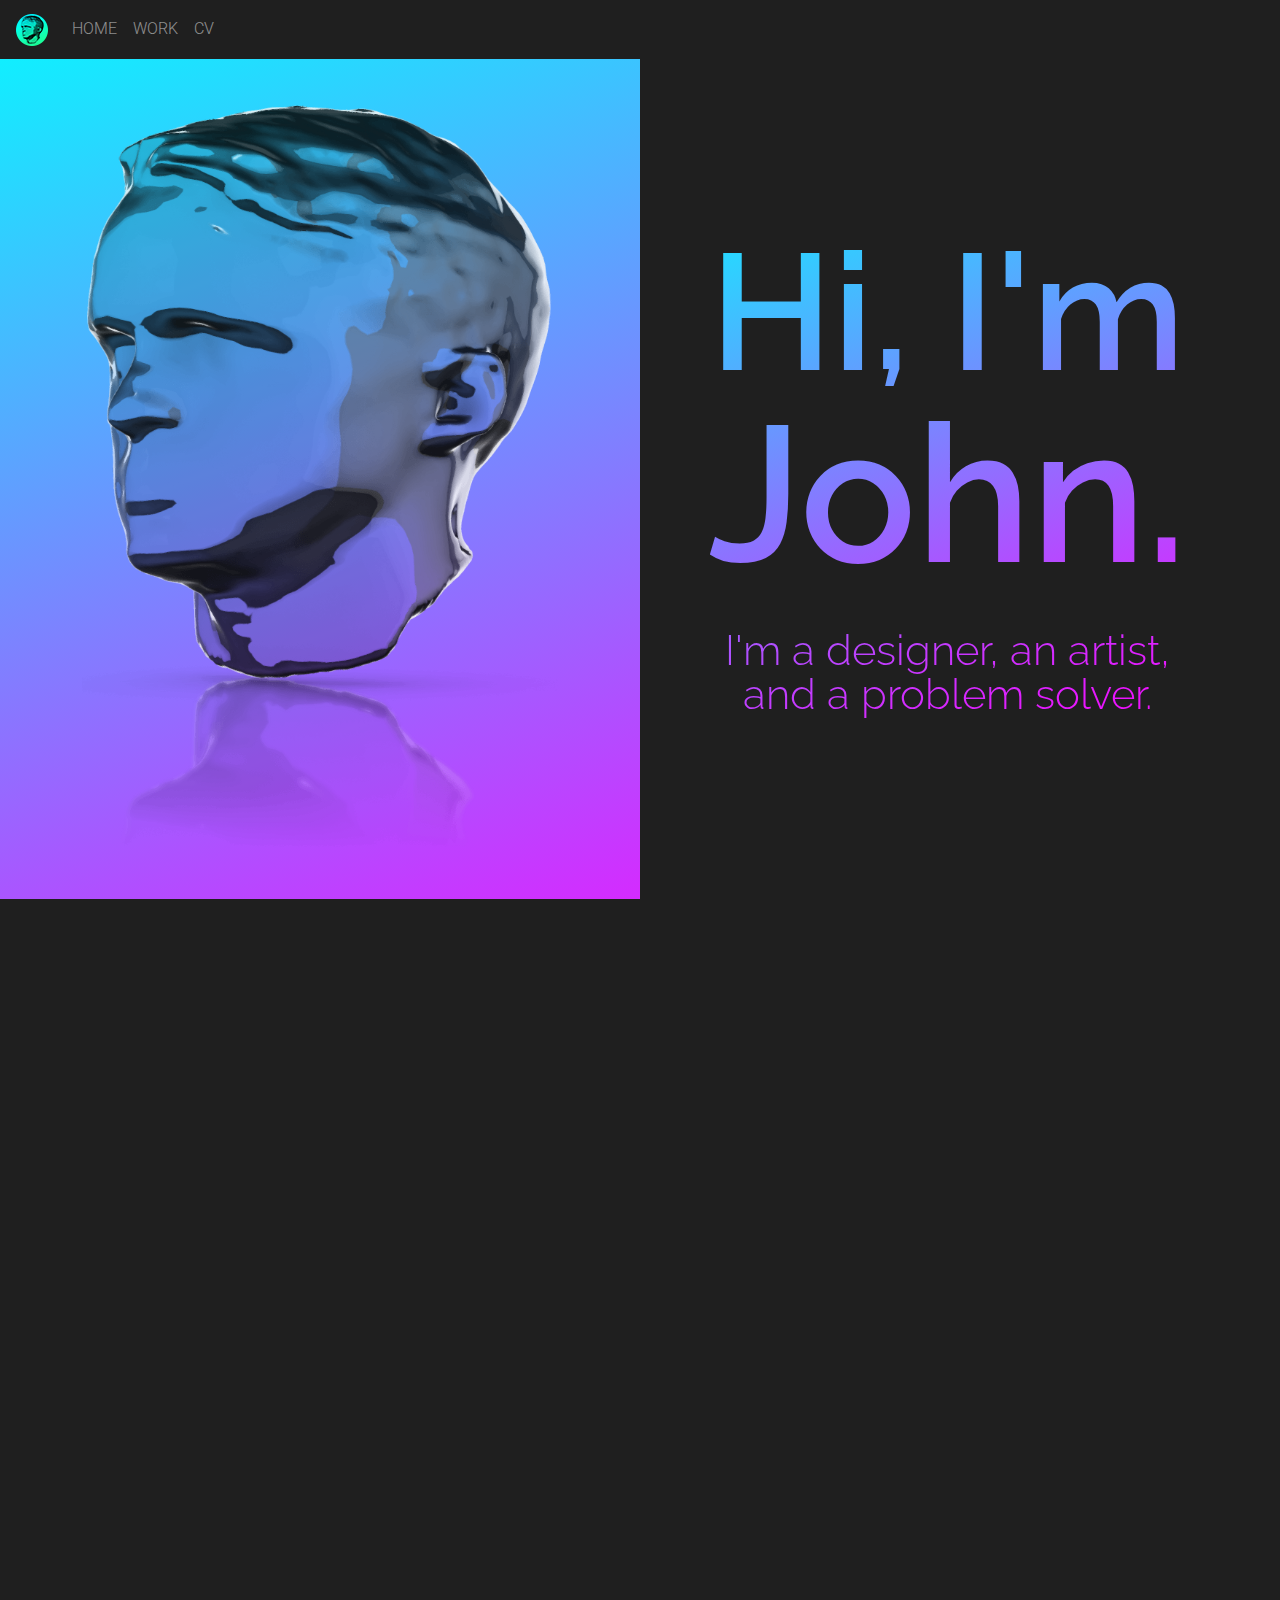
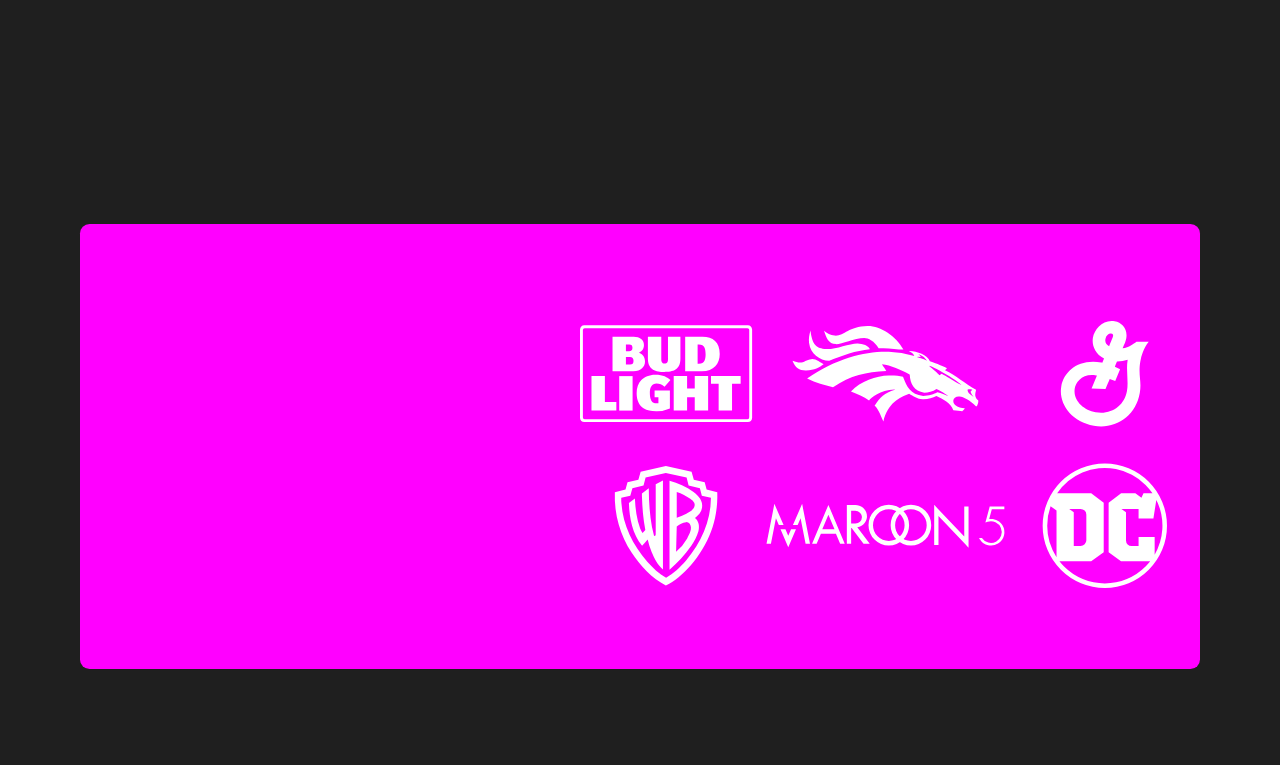
<file: index.html>
<!DOCTYPE html>
<html>
	<head>
		<!-- Required meta tags -->
		<meta charset="utf-8">
        <meta name="viewport" content="width=device-width, initial-scale=1, shrink-to-fit=no">
        <meta property="og:title" content="Portfolio" />
        <meta property="og:image" content="images/glassBust_meta.png" />

		<!-- Bootstrap CSS -->
		<link rel="stylesheet" href="https://stackpath.bootstrapcdn.com/bootstrap/4.3.1/css/bootstrap.min.css" integrity="sha384-ggOyR0iXCbMQv3Xipma34MD+dH/1fQ784/j6cY/iJTQUOhcWr7x9JvoRxT2MZw1T" crossorigin="anonymous">

		<!--My CSS-->
		<link rel="stylesheet" href="css/portfolioDesign.css">
		<link rel="stylesheet" href="css/ar.css">
        <link rel="stylesheet" href="css/index.css">

        <!-- Fonts -->
        <link href="https://fonts.googleapis.com/css?family=Raleway:600|Roboto:100,300,400,700&display=swap" rel="stylesheet">
        <link href="https://fonts.googleapis.com/icon?family=Material+Icons+Round" rel="stylesheet">


        <title>John Moody - Portfolio</title>
        <link rel="icon" href="images/glassBustColorG1_favicon32.png">
    </head>
    
    <body>

        <!-- navbar -->
        <nav id="mainNavbar" class="navbar navbar-dark navbar-expand-md" >
            <a href="#" class="navbar-brand">
                <img src="images/glassBustColorG1_favicon32.png" width="32px" height="32px" alt="">
            </a>
            <button class="navbar-toggler" data-toggle="collapse" data-target="#navLinks">
                <span class="navbar-toggler-icon"></span>
            </button>
            <div class="collapse navbar-collapse" id="navLinks">
                <ul class="navbar-nav">
                    <li class="nav-item">
                        <a href="#" class="nav-link">HOME</a>
                    </li>
                    <li class="nav-item">
                        <a href="work.html" class="nav-link">WORK</a>
                    </li>
                    <li class="nav-item">
                        <a href="resume.html" class="nav-link">CV</a>
                    </li>
                </ul>
            </div>
        </nav>

        


        <!-- top image -->
        <div class="pageHeadContainer mainGradient row no-gutters topBuffer" id="">
            
            <div class="pictureContainer col-12 col-md-6 d-flex order-1 order-md-0">
                
                <img src="images/main/glassBust.png" class="headPic  mx-auto justify-content-center align-self-center">
                
            </div>

            <div class="knockoutTextContainer svgGradient item col-12 col-md-6 order-0 order-md-1">
                    <div class="whiteBox">
                        <svg class="knockoutTextBox" viewBox= "0 0 100 100">
                            <defs >
                                <linearGradient id="Gradient1" x1="0" x2="0.36397" y1="0" y2="1">
                                    <stop id="stop1" offset="0%" stop-color="rgb(0,246,255)"/>
                                    <stop id="stop2" offset="100%" stop-color="rgb(28,255,151)"/>
                                </linearGradient>
                                <clipPath id="clipping" x="50%" y="50%">
                                    <text x="50%" y="50%">
                                        <tspan x="50%" y="33px">Hi, I'm</tspan>
                                        <tspan x="50%" y="63px">John.</tspan>
                                        <tspan class="subText" x="50%" y="79px">I'm a designer, an artist,</tspan>
                                        <tspan class="subText" x="48%" y="86px">and a problem solver.</tspan>  
                                    </text>
                                </clipPath>
                            </defs>
                            <rect x="0" y="0" width="100%" height="100%" fill="url(#Gradient1)"/>
                        </svg>
                    </div>
    
                </div>
            
        </div>

        <!-- container for content -->
        <div class="boundingContainer">
           
            <div class="text-white contentUnit" id="firstContainer">
                <div class="mediaTextBox row mx-0">
                    <div class="mediaBox col-12 col-lg-7">
                        <div class="d-flex h-100 justify-content-around">
                            <div class="row justify-content-center flex-nowrap" id="">

                            </div>
                        </div>
                    </div>
                    <div class="col-12 d-block d-lg-none px-0">
                        <div class="animElement fadeUp textBox h-100 overflow-hidden">
                            <div class="animElement fadeRight d-inline-flex rounded-pill subHead">
                                <h2 style="margin: 0;">ABOUT ME</h2>
                            </div>
                            <div class="my-5 words fadeRight">
                                <p>Following my degree in 3D Visualization with a focus on Interactive Design, I started my career in the augmented reality industry.
                                    Since then, I have continually refined my approach to clean and effective design. It requires strong attention to detail while maintaining a clear vision for the overall user experience.</p>
                                <p>I thrive in environments which challenge me to come up with creative solutions. I seek opportunities to create engaging experiences with emerging technologies.
                                    Few things are as rewarding to me as bringing an innovative concept to fruition.</p>
                            </div>
                            <a href="resume.html" class="btn custom-btn stretched-link mt-3 mb-5 float-right">
                                <span>RESUME</span> 
                                <div class="icon baseline">
                                    <svg xmlns="http://www.w3.org/2000/svg" width="48" height="48" viewBox="0 0 48 48">
                                        <title>round-arrow_forward_ios-48px</title>
                                        <path d="M14.76,42.02a2.4987,2.4987,0,0,0,3.54,0L34.92,25.4a1.9917,1.9917,0,0,0,0-2.82L18.3,5.96A2.5032,2.5032,0,0,0,14.76,9.5L29.24,24,14.74,38.5A2.4928,2.4928,0,0,0,14.76,42.02Z"/>
                                    </svg>
                                </div>
                            </a>
                        </div>
                    </div>
                        <div class="col-lg-5 d-none d-lg-block px-0">
                        <div class="h-100">
                            <div class="animElement fadeUp textBox overflow-hidden">
                                <div class="animElement fadeRight d-inline-flex rounded-pill subHead">
                                    <h2 class="my-auto" style="margin: 0;">ABOUT ME</h2>
                                </div>
                                <div class="my-5 words fadeRight">
                                    <p>Following my degree in 3D Visualization with a focus on Interactive Design, I started my career in the augmented reality industry.
                                            Since then, I have continually refined my approach to clean and effective design. It requires strong attention to detail while maintaining a clear vision for the overall user experience.</p>
                                    <p>I thrive in environments which challenge me to come up with creative solutions. I seek opportunities to create engaging experiences with emerging technologies.
                                        Few things are as rewarding to me as bringing an innovative concept to fruition.</p>
                                </div>
                                <a href="resume.html" class="btn custom-btn stretched-link mt-3 mb-5 float-right">
                                    <span>RESUME</span> 
                                    <div class="icon baseline">
                                        <svg xmlns="http://www.w3.org/2000/svg" width="48" height="48" viewBox="0 0 48 48">
                                            <title>round-arrow_forward_ios-48px</title>
                                            <path d="M14.76,42.02a2.4987,2.4987,0,0,0,3.54,0L34.92,25.4a1.9917,1.9917,0,0,0,0-2.82L18.3,5.96A2.5032,2.5032,0,0,0,14.76,9.5L29.24,24,14.74,38.5A2.4928,2.4928,0,0,0,14.76,42.02Z"/>
                                        </svg>
                                    </div>
                                </a>
                            </div>
                        </div>
                    </div>
                </div>
            </div>

            <div class="text-white contentUnit" id="secondContainer">
                <div class="mediaTextBox row mx-0">
                    <div class="mediaBox col-md-12 col-lg-7 order-2">
                        <div class="d-flex h-100 justify-content-around">
                            <div class="row justify-content-center flex-nowrap my-auto" id="brandsSVG">
                                <!-- <div class="animatedSprite"></div> -->
                                <!-- <svg id="brandsSVG" viewBox= "0 0 100 50" href=""></svg> -->
                                <img src="images/main/brands-01.svg#svgView(viewBox(0,0,12px,5.45px))" alt="">

                            </div>
                        </div>
                    </div>
                    <div class="col-12 d-block d-lg-none order-3 px-0">
                        <div class="animElement fadeUp textBox h-100 overflow-hidden">
                            <div class="animElement fadeRight subHead d-inline-flex rounded-pill">
                                <h2 style="margin: 0;">WORK</h2>
                            </div>
                            <div class="mt-5 mb-3 words fadeRight">
                                <p>Five years in the augmented reality and motion graphics industry have afforded me the privilege of producing content for several global brands. Click here to get an in-depth look at some of those projects.</p>
                            </div>
                            <a href="work.html" class="btn custom-btn stretched-link mt-3 mb-5 float-right">
                                <span>SEE MY WORK</span>
                                <div class="icon baseline">
                                        <svg xmlns="http://www.w3.org/2000/svg" width="48" height="48" viewBox="0 0 48 48">
                                            <title>round-arrow_forward_ios-48px</title>
                                            <path d="M14.76,42.02a2.4987,2.4987,0,0,0,3.54,0L34.92,25.4a1.9917,1.9917,0,0,0,0-2.82L18.3,5.96A2.5032,2.5032,0,0,0,14.76,9.5L29.24,24,14.74,38.5A2.4928,2.4928,0,0,0,14.76,42.02Z"/>
                                        </svg>
                                    </div>
                            </a>
                        </div>
                    </div>
                    <div class="col-lg-5 d-none d-lg-block order-1 px-0">
                        <div class="animElement fadeUp textBox overflow-hidden">
                            <div class="animElement fadeRight subHead d-inline-flex rounded-pill">
                                <h2 class="my-auto">WORK</h2>
                            </div>
                            <div class="mt-5 mb-3 words fadeRight">
                                <p>Five years in the augmented reality and motion graphics industry have afforded me the privilege of producing content for several global brands. Click here to get an in-depth look at some of those projects.</p>
                            </div>
                            <a href="work.html" class="btn custom-btn stretched-link mt-3 mb-5 float-right">
                                <span>SEE MY WORK</span> 
                                <div class="icon baseline">
                                    <svg xmlns="http://www.w3.org/2000/svg" width="48" height="48" viewBox="0 0 48 48">
                                        <title>round-arrow_forward_ios-48px</title>
                                        <path d="M14.76,42.02a2.4987,2.4987,0,0,0,3.54,0L34.92,25.4a1.9917,1.9917,0,0,0,0-2.82L18.3,5.96A2.5032,2.5032,0,0,0,14.76,9.5L29.24,24,14.74,38.5A2.4928,2.4928,0,0,0,14.76,42.02Z"/>
                                    </svg>
                                </div>
                            </a>
                        </div>
                    </div>
                </div>
            </div>

            
        </div>


        <!-- Optional JavaScript -->
        <script src="js/jquery-3.4.1.min.js"></script>
        <script src="https://player.vimeo.com/api/player.js"></script>
        <script src="js/elementOnScreen.js"></script>
        <script src="js/elementAnimator.js"></script>
        <!-- <script src="js/scalingTopImage.js"></script> -->
        <!-- <script src="../js/stickyFade.js"></script> -->
        <script src="js/animatedSprite.js"></script>
        <script src="js/gradientBackground-main3.js"></script>
        <script src="js/svgTextAlign.js"></script>
        <script src="js/navbar.js"></script>


    	<!-- jQuery first, then Popper.js, then Bootstrap JS -->
    	<script src="https://cdnjs.cloudflare.com/ajax/libs/popper.js/1.14.7/umd/popper.min.js" integrity="sha384-UO2eT0CpHqdSJQ6hJty5KVphtPhzWj9WO1clHTMGa3JDZwrnQq4sF86dIHNDz0W1" crossorigin="anonymous"></script>
		<script src="https://stackpath.bootstrapcdn.com/bootstrap/4.3.1/js/bootstrap.min.js" integrity="sha384-JjSmVgyd0p3pXB1rRibZUAYoIIy6OrQ6VrjIEaFf/nJGzIxFDsf4x0xIM+B07jRM" crossorigin="anonymous"></script>
    </body>
</file>
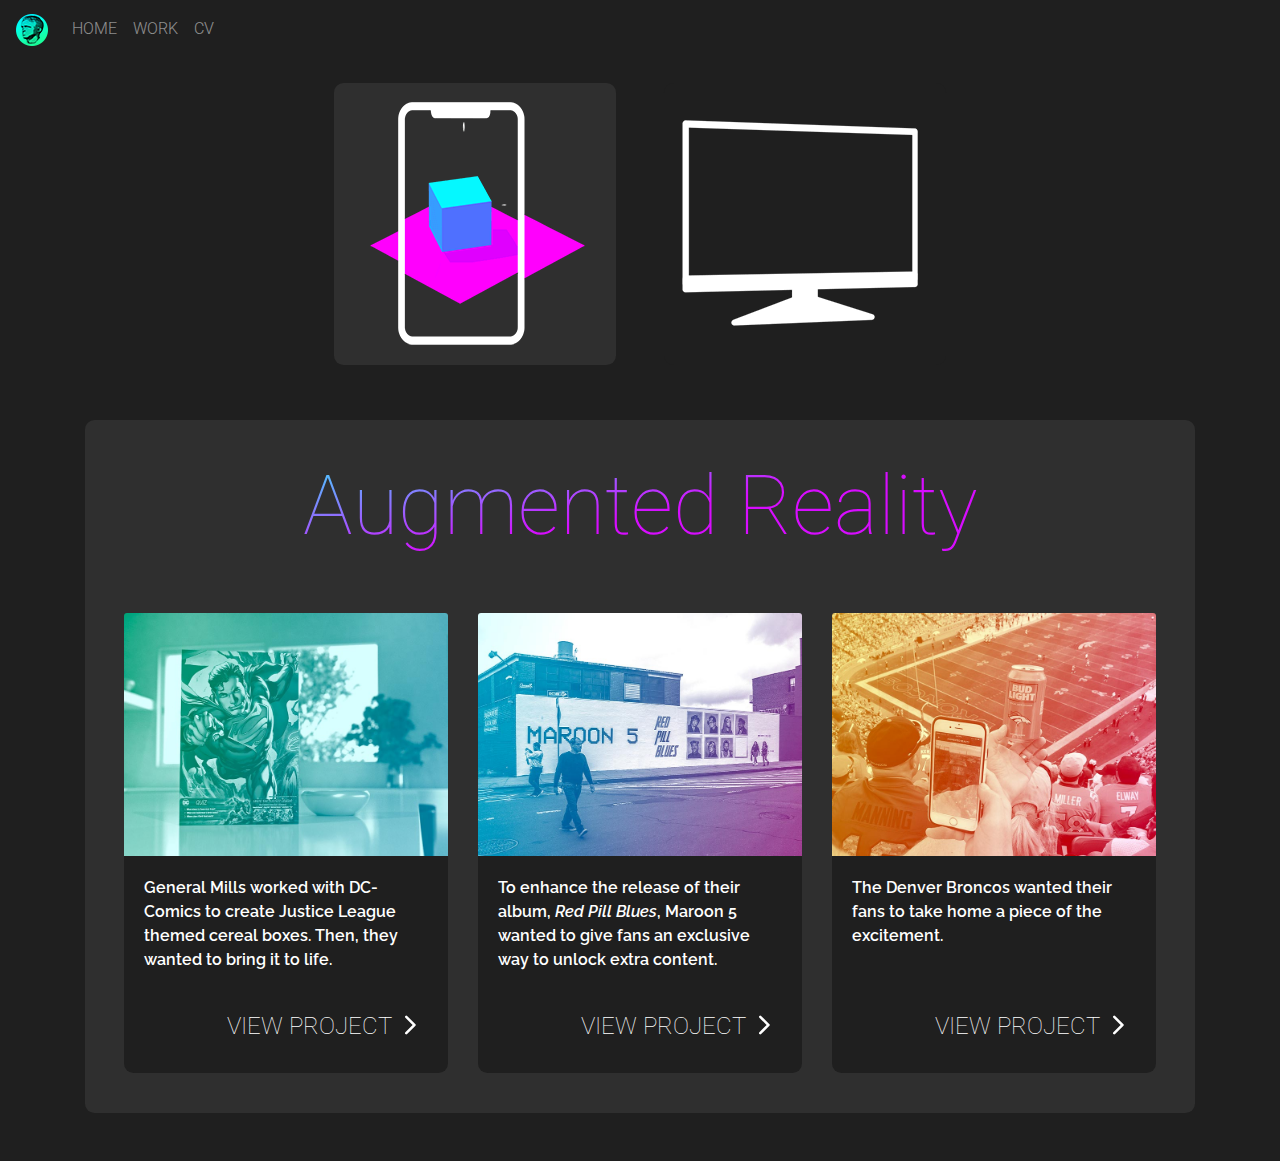
<file: work.html>
<!DOCTYPE html>
<html>
	<head>
		<!-- Required meta tags -->
		<meta charset="utf-8">
        <meta name="viewport" content="width=device-width, initial-scale=1, shrink-to-fit=no">
        <meta property="og:title" content="Portfolio" />
        <meta property="og:image" content="images/glassBust_meta.png"/>

		<!-- Bootstrap CSS -->
		<link rel="stylesheet" href="https://stackpath.bootstrapcdn.com/bootstrap/4.3.1/css/bootstrap.min.css" integrity="sha384-ggOyR0iXCbMQv3Xipma34MD+dH/1fQ784/j6cY/iJTQUOhcWr7x9JvoRxT2MZw1T" crossorigin="anonymous">

		<!--My CSS-->
		<link rel="stylesheet" href="css/portfolioDesign.css">
        <link rel="stylesheet" href="css/work.css">
        
        <!-- Fonts -->
        <link href="https://fonts.googleapis.com/css?family=Raleway:600|Roboto:100,300,400,700&display=swap" rel="stylesheet">
        <link href="https://fonts.googleapis.com/icon?family=Material+Icons+Round" rel="stylesheet">

        <title>John Moody - Portfolio</title>
        <link rel="icon" href="images/glassBustColorG1_favicon32.png">
	</head>
	<body>
		
		
		<!-- navbar -->
        <nav id="mainNavbar" class="navbar navbar-dark navbar-expand-md" >
            <a href="index.html" class="navbar-brand">
                <img src="images/glassBustColorG1_favicon32.png" width="32px" height="32px" alt="">
            </a>
            <button class="navbar-toggler" data-toggle="collapse" data-target="#navLinks">
                <span class="navbar-toggler-icon"></span>
            </button>
            <div class="collapse navbar-collapse" id="navLinks">
                <ul class="navbar-nav">
                    <li class="nav-item">
                        <a href="index.html" class="nav-link">HOME</a>
                    </li>
                    <li class="nav-item">
                        <a href="#" class="nav-link">WORK</a>
                    </li>
                    <li class="nav-item">
                        <a href="resume.html" class="nav-link">CV</a>
                    </li>
                </ul>
            </div>
        </nav>


        


        

        <!-- work selection buttons -->
        <div class="container">
            <div class="row justify-content-center no-gutters mb-5">
                <div class="col center">
                    <ul class="nav nav-pills justify-content-center" id="pills-tab" role="tablist">
                        <li class="nav-item">
                            <a class="custBut nav-link active" id="pills-home-tab" data-toggle="pill" href="#pills-home" role="tab" aria-controls="pills-home" aria-selected="true">
                                    <!-- <img src="images/ar-images/quarterAR.png" width="125px" height="125px" style="opacity: 1;" alt=""> -->
                                    <div id="buttonSpriteAR1"></div>
                            </a>
                        </li>
                        <li class="nav-item">
                            <a class="custBut nav-link" id="pills-profile-tab" data-toggle="pill" href="#pills-profile" role="tab" aria-controls="pills-profile" aria-selected="false">
                                    <div id="buttonSpriteAR2"></div>
                            </a>
                        </li>
                    </ul>
                </div>
            </div>

            
            <div>
                <div class="tab-content" id="pills-tabContent">
                    <div class="tab-pane fade show active container" id="pills-home" role="tabpanel" aria-labelledby="pills-home-tab">
                            <!-- Selection Text -->
                        <!-- <div class="row justify-content-center py-4">
                            <div class="knockoutTextContainer svgGradient item1 col col-md-10">
                                <div class="whiteBox">
                                    <svg class="knockoutTextBox" viewBox= "0 0 800 100">
                                        <defs >
                                            <linearGradient id="Gradient1" x1="0" x2="0.36397" y1=".5" y2=".75">
                                                <stop id="stop1" offset="0%" stop-color="rgb(0,246,255)"/>
                                                <stop id="stop2" offset="100%" stop-color="rgb(28,255,151)"/>
                                            </linearGradient>
                                            <clipPath id="clipping1" x="50%" y="50%">
                                                <text x="50%" y="50%">
                                                    <tspan x="50%" y="70%">AUGMENTED REALITY</tspan>
                                                </text>
                                            </clipPath>
                                        </defs>
                                        <rect x="0" y="0" width="100%" height="100%" fill="url(#Gradient1)"/>
                                    </svg>
                                </div>
                            </div>
                        </div> -->
                        <div class="row p-4 categoryHolder">
                            <div class="col-12 justify-content-center pb-4">
                                <div class="knockoutTextContainer svgGradient item1">
                                    <div class="whiteBox">
                                        <svg class="knockoutTextBox" viewBox= "0 0 800 100">
                                            <defs >
                                                <linearGradient id="Gradient1" x1="0" x2="0.36397" y1=".5" y2=".75">
                                                    <stop id="stop1" offset="0%" stop-color="rgb(0,246,255)"/>
                                                    <stop id="stop2" offset="100%" stop-color="rgb(28,255,151)"/>
                                                </linearGradient>
                                                <clipPath id="clipping1" x="50%" y="50%">
                                                    <text x="50%" y="50%">
                                                        <tspan x="50%" y="70%">Augmented Reality</tspan>
                                                    </text>
                                                </clipPath>
                                            </defs>
                                            <rect x="0" y="0" width="100%" height="100%" fill="url(#Gradient1)"/>
                                        </svg>
                                    </div>
                                </div>
                            </div>
                            <div class = "col-md-6 col-xl-4 py-3">
                                <div class="card testGradient" id="">
                                    <div class="glowBack"></div>
                                    <img src="images/ar-images/cerealBoxesGradient2.jpg" id="imagePlacement02" class="card-img-top" alt="...">
                                    <div class="card-body">
                                        <!-- <div class="animElement fadeRight d-inline-flex rounded-pill subHead">
                                            <h2 style="margin: 0;"></h2>
                                        </div> -->
                                        <!-- <h5 class="card-title">Cereal Box Superheroes</h5> -->
                                        <p class="card-text"  style="min-height: 6rem;">General Mills worked with DC-Comics to create Justice League themed cereal boxes. Then, they wanted to bring it to life.</p>
                                        <!-- <a href="AR/cereal.html" class="btn btn-primary stretched-link">Go somewhere</a> -->
                                        <a href="AR/cereal.html" class="btn custom-btn stretched-link mt-3 mb-1 float-right">
                                            <span>VIEW PROJECT</span> 
                                            <div class="icon baseline">
                                                <svg xmlns="http://www.w3.org/2000/svg" width="48" height="48" viewBox="0 0 48 48">
                                                    <title>round-arrow_forward_ios-48px</title>
                                                    <path d="M14.76,42.02a2.4987,2.4987,0,0,0,3.54,0L34.92,25.4a1.9917,1.9917,0,0,0,0-2.82L18.3,5.96A2.5032,2.5032,0,0,0,14.76,9.5L29.24,24,14.74,38.5A2.4928,2.4928,0,0,0,14.76,42.02Z"/>
                                                </svg>
                                            </div>
                                        </a>
                                    </div>
                                </div>
                            </div>
                            <div class = "col-md-6 col-xl-4 py-3">
                                <div class="card testGradient" id="">
                                    <div class="glowBack"></div>
                                    <img src="images/ar-images/maroon5Gradient2.jpg" id="imagePlacement02" class="card-img-top" alt="...">
                                    <div class="card-body">
                                        <!-- <h5 class="card-title">Card title</h5> -->
                                        <p class="card-text"  style="min-height: 6rem;">To enhance the release of their album, <i>Red Pill Blues</i>, Maroon 5 wanted to give fans an exclusive way to unlock extra content.</p>
                                        <!-- <a href="AR/maroon-5.html" class="btn btn-primary stretched-link">Go somewhere</a> -->
                                        <a href="AR/maroon-5.html" class="btn custom-btn stretched-link mt-3 mb-1 float-right">
                                            <span>VIEW PROJECT</span> 
                                            <div class="icon baseline">
                                                <svg xmlns="http://www.w3.org/2000/svg" width="48" height="48" viewBox="0 0 48 48">
                                                    <title>round-arrow_forward_ios-48px</title>
                                                    <path d="M14.76,42.02a2.4987,2.4987,0,0,0,3.54,0L34.92,25.4a1.9917,1.9917,0,0,0,0-2.82L18.3,5.96A2.5032,2.5032,0,0,0,14.76,9.5L29.24,24,14.74,38.5A2.4928,2.4928,0,0,0,14.76,42.02Z"/>
                                                </svg>
                                            </div>
                                        </a>
                                    </div>
                                </div>
                            </div>
                            <div class = "col-md-6 col-xl-4 py-3">
                                <div class="card testGradient" id="">
                                    <div class="glowBack"></div>
                                    <img src="images/ar-images/BroncosGradient2.jpg" id="imagePlacement02" class="card-img-top" alt="...">
                                    <div class="card-body">
                                        <!-- <h5 class="card-title">Card title</h5> -->
                                        <p class="card-text"  style="min-height: 6rem;">The Denver Broncos wanted their fans to take home a piece of the excitement.</p>
                                        <!-- <a href="AR/broncos.html" class="btn btn-primary stretched-link">Go somewhere</a> -->
                                        <a href="AR/broncos.html" class="btn custom-btn stretched-link mt-3 mb-1 float-right">
                                            <span>VIEW PROJECT</span> 
                                            <div class="icon baseline">
                                                <svg xmlns="http://www.w3.org/2000/svg" width="48" height="48" viewBox="0 0 48 48">
                                                    <title>round-arrow_forward_ios-48px</title>
                                                    <path d="M14.76,42.02a2.4987,2.4987,0,0,0,3.54,0L34.92,25.4a1.9917,1.9917,0,0,0,0-2.82L18.3,5.96A2.5032,2.5032,0,0,0,14.76,9.5L29.24,24,14.74,38.5A2.4928,2.4928,0,0,0,14.76,42.02Z"/>
                                                </svg>
                                            </div>
                                        </a>
                                    </div>
                                </div>
                            </div>
                        </div>
                            
                        

                    </div>
                    <div class="tab-pane fade container" id="pills-profile" role="tabpanel" aria-labelledby="pills-profile-tab">
                                <!-- Selection Text -->
                        <!-- <div class="row justify-content-center py-4">
                            <div class="knockoutTextContainer svgGradient item2 col col-md-10">
                                <div class="whiteBox">
                                    <svg class="knockoutTextBox" viewBox= "0 0 800 100">
                                        <defs >
                                            <linearGradient id="Gradient2" x1="0" x2="0.36397" y1=".5" y2=".75">
                                                <stop id="stop3" offset="0%" stop-color="rgb(0,246,255)"/>
                                                <stop id="stop4" offset="100%" stop-color="rgb(28,255,151)"/>
                                            </linearGradient>
                                            <clipPath id="clipping2" x="50%" y="50%">
                                                <text x="50%" y="50%">
                                                    <tspan x="50%" y="70%">VFX / MOTION GRAPHICS</tspan>
                                                </text>
                                            </clipPath>
                                        </defs>
                                        <rect x="0" y="0" width="100%" height="100%" fill="url(#Gradient2)"/>
                                    </svg>
                                </div>
                            </div>
                        </div> -->
                        <div class="row p-4 categoryHolder">
                            <div class="col-12 justify-content-center pb-4">
                                <div class="knockoutTextContainer svgGradient item2">
                                    <div class="whiteBox">
                                        <svg class="knockoutTextBox" viewBox= "0 0 800 100">
                                            <defs >
                                                <linearGradient id="Gradient2" x1="0" x2="0.36397" y1=".5" y2=".75">
                                                    <stop id="stop3" offset="0%" stop-color="rgb(0,246,255)"/>
                                                    <stop id="stop4" offset="100%" stop-color="rgb(28,255,151)"/>
                                                </linearGradient>
                                                <clipPath id="clipping2" x="50%" y="50%">
                                                    <text x="50%" y="50%">
                                                        <tspan x="50%" y="70%">VFX / Motion Graphics</tspan>
                                                    </text>
                                                </clipPath>
                                            </defs>
                                            <rect x="0" y="0" width="100%" height="100%" fill="url(#Gradient2)"/>
                                        </svg>
                                    </div>
                                </div>
                            </div>
                            <h2 class="comingSoon mx-auto">Content coming soon...</h2>
                        </div>
                    </div>
                        
                    
                </div>
            </div>
        </div>

		<!-- Optional JavaScript -->
		<script src="js/jquery-3.4.1.min.js"></script>
		<!-- <script src="API-Integration.js"></script> -->
        <script src="js/augmentedReality.js"></script>
        <script src="js/elementOnScreen.js"></script>
        <script src="js/elementAnimator.js"></script>
		<!-- <script src="js/cardPositionGlow.js"></script> -->
		<script src="js/tabs.js"></script>
		<script src="js/buttonSprite.js"></script>

    	<!-- jQuery first, then Popper.js, then Bootstrap JS -->
    	<!-- <script src="https://code.jquery.com/jquery-3.3.1.slim.min.js" integrity="sha384-q8i/X+965DzO0rT7abK41JStQIAqVgRVzpbzo5smXKp4YfRvH+8abtTE1Pi6jizo" crossorigin="anonymous"></script> -->
    	<script src="https://cdnjs.cloudflare.com/ajax/libs/popper.js/1.14.7/umd/popper.min.js" integrity="sha384-UO2eT0CpHqdSJQ6hJty5KVphtPhzWj9WO1clHTMGa3JDZwrnQq4sF86dIHNDz0W1" crossorigin="anonymous"></script>
		<script src="https://stackpath.bootstrapcdn.com/bootstrap/4.3.1/js/bootstrap.min.js" integrity="sha384-JjSmVgyd0p3pXB1rRibZUAYoIIy6OrQ6VrjIEaFf/nJGzIxFDsf4x0xIM+B07jRM" crossorigin="anonymous"></script>
		
		
  	</body>
</html>
</file>
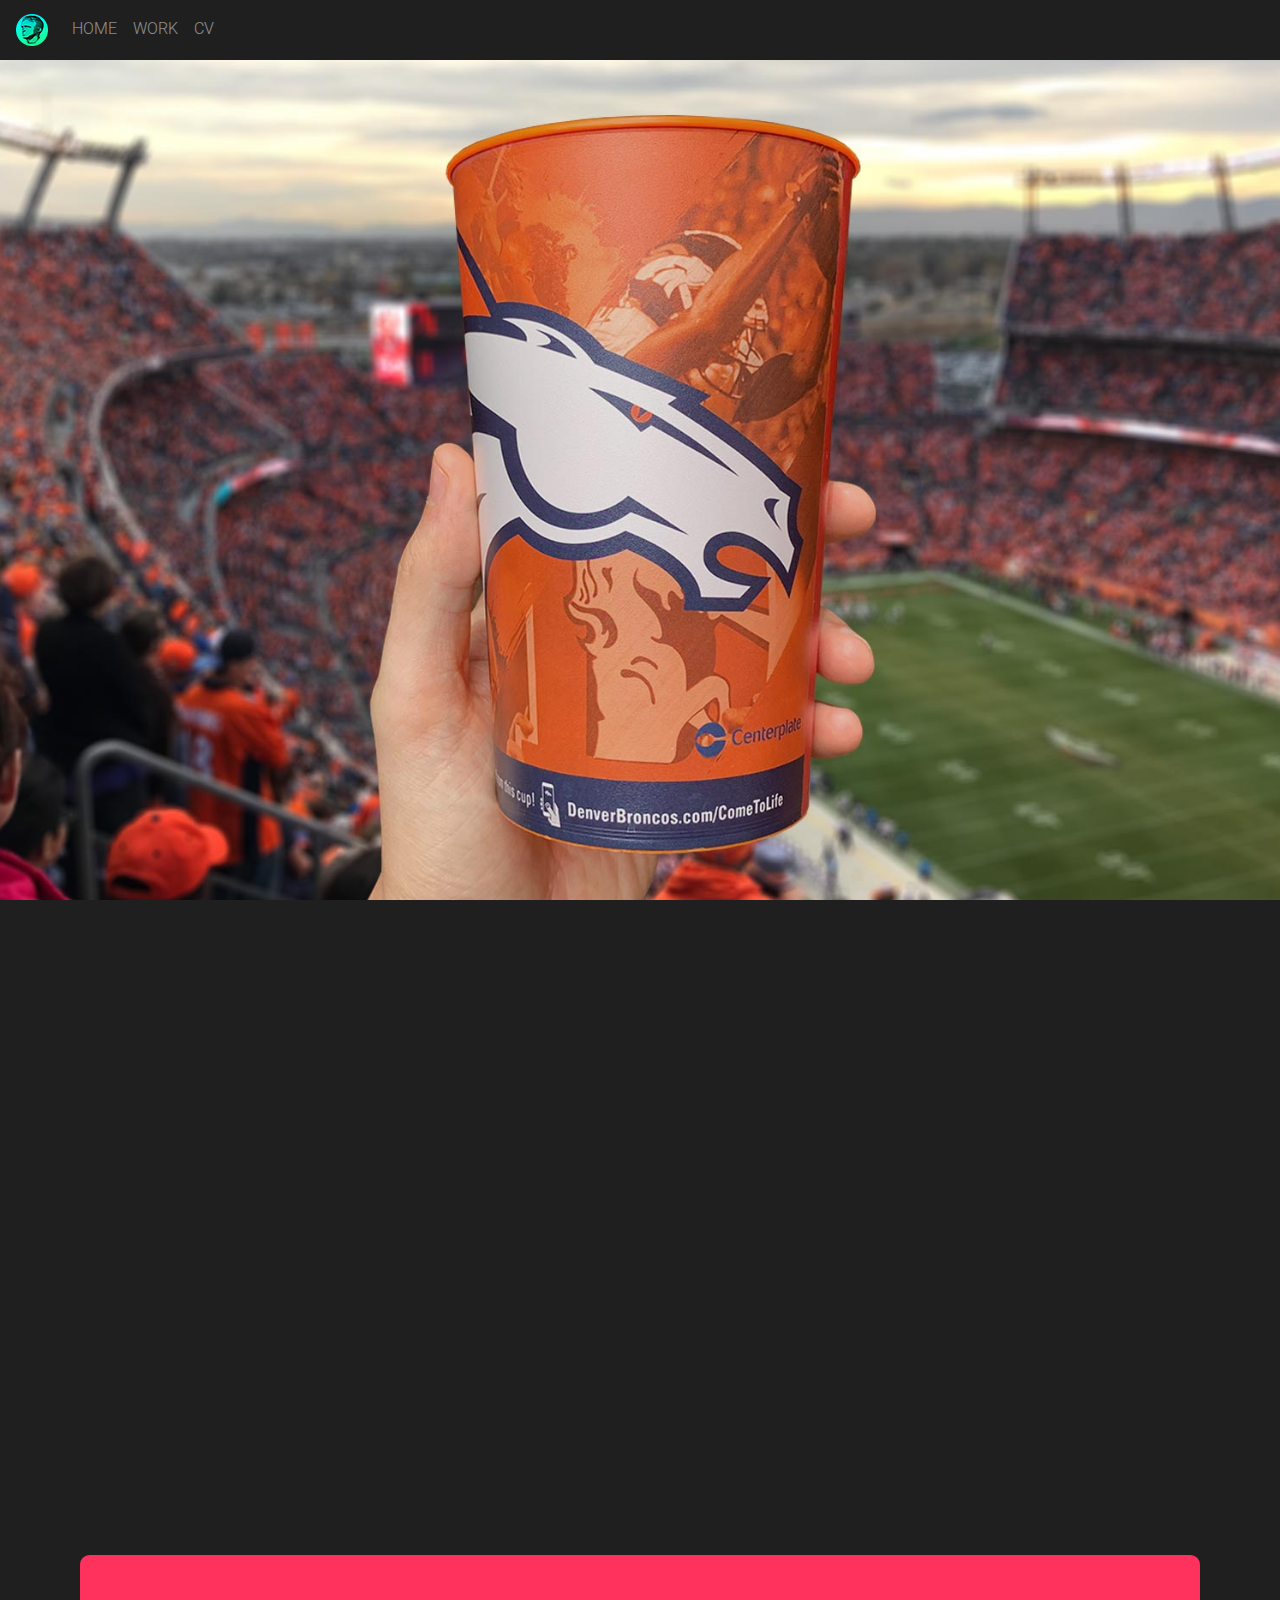
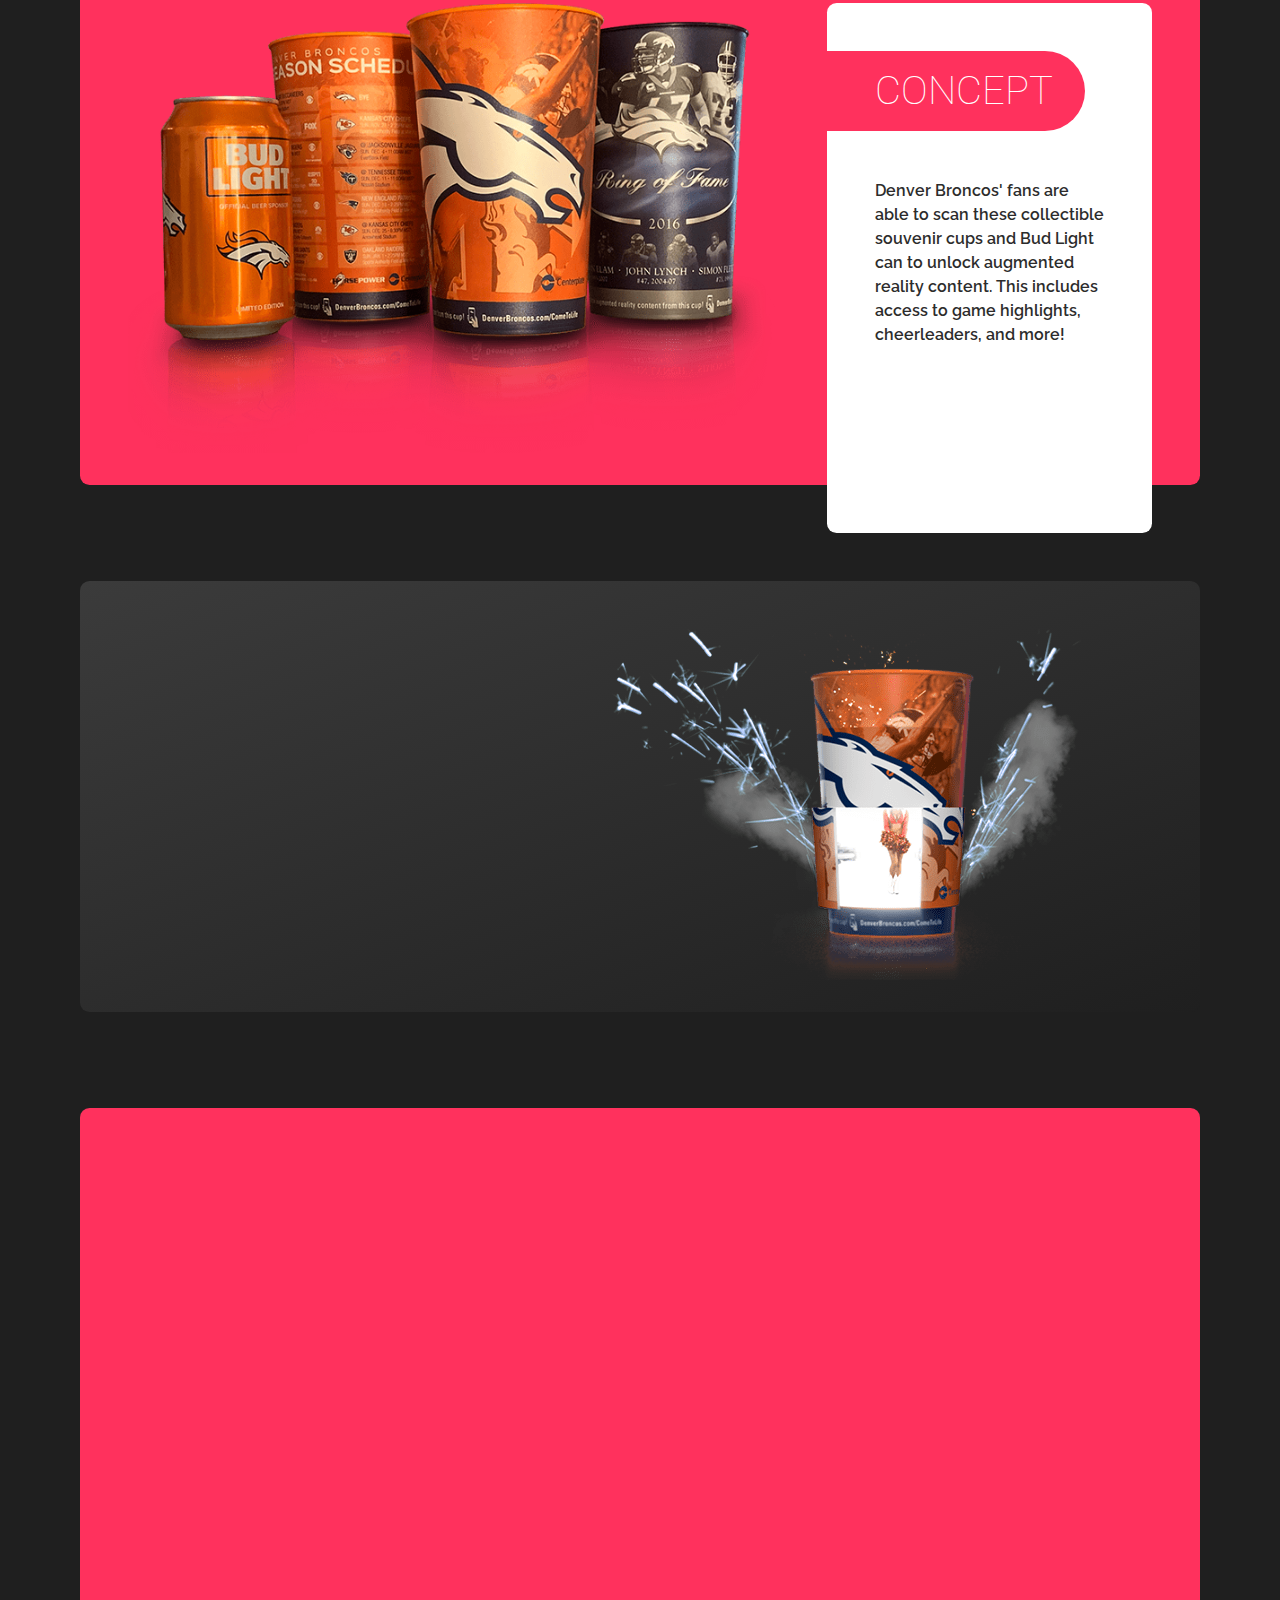
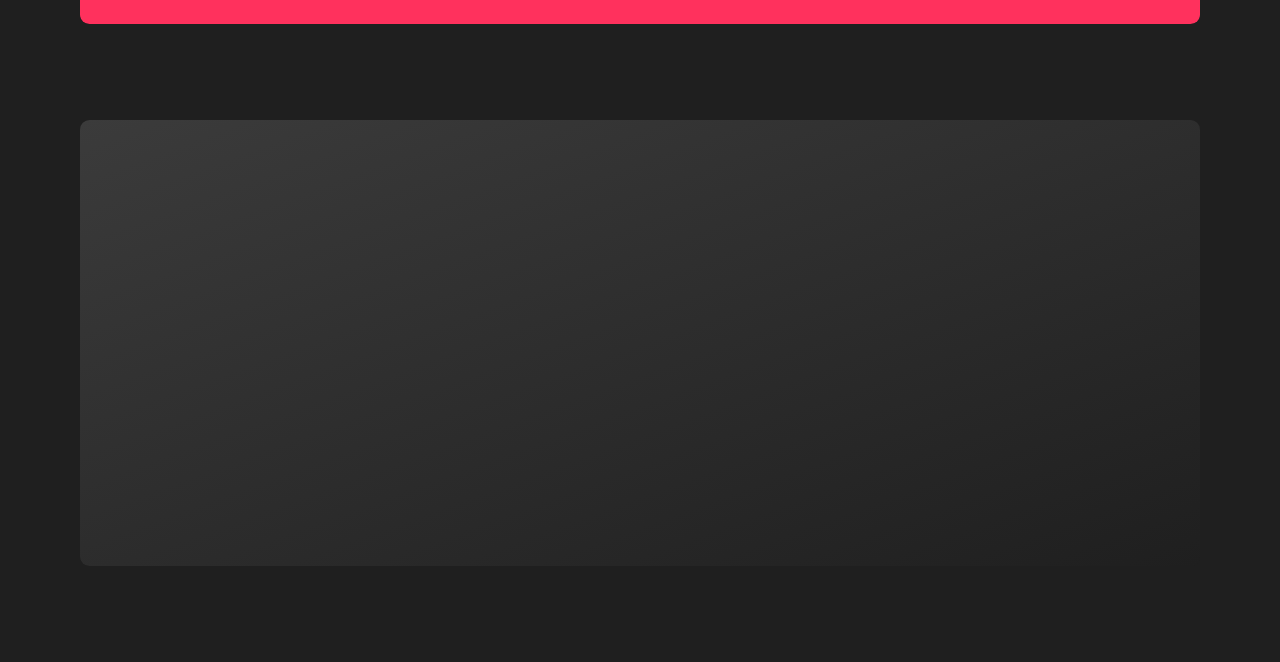
<file: AR/broncos.html>
<!DOCTYPE html>
<html>
	<head>
		<!-- Required meta tags -->
		<meta charset="utf-8">
		<meta name="viewport" content="width=device-width, initial-scale=1, shrink-to-fit=no">

		<!-- Bootstrap CSS -->
		<link rel="stylesheet" href="https://stackpath.bootstrapcdn.com/bootstrap/4.3.1/css/bootstrap.min.css" integrity="sha384-ggOyR0iXCbMQv3Xipma34MD+dH/1fQ784/j6cY/iJTQUOhcWr7x9JvoRxT2MZw1T" crossorigin="anonymous">

		<!--My CSS-->
		<link rel="stylesheet" href="../css/portfolioDesign.css">
		<link rel="stylesheet" href="../css/ar.css">
        <link rel="stylesheet" href="../css/ar-broncos.css">

        <!-- Fonts -->
        <link href="https://fonts.googleapis.com/css?family=Raleway:600|Roboto:100,300,400,700&display=swap" rel="stylesheet">

        <title>John Moody - Portfolio</title>
        <link rel="icon" href="../images/glassBustColorG1_favicon32.png">

    </head>

	<body>
        <!-- navbar -->
        <nav id="mainNavbar" class="navbar navbar-dark navbar-expand-md" >
                <a href="../index.html" class="navbar-brand">
                    <img src="../images/glassBustColorG1_favicon32.png" width="32px" height="32px" alt="">
                </a>
                <button class="navbar-toggler" data-toggle="collapse" data-target="#navLinks">
                    <span class="navbar-toggler-icon"></span>
                </button>
                <div class="collapse navbar-collapse" id="navLinks">
                    <ul class="navbar-nav">
                        <li class="nav-item">
                            <a href="../index.html" class="nav-link">HOME</a>
                        </li>
                        <li class="nav-item">
                            <a href="../work.html" class="nav-link">WORK</a>
                        </li>
                        <li class="nav-item">
                            <a href="../resume.html" class="nav-link">CV</a>
                        </li>
                    </ul>
                </div>
            </nav>
        
        <!-- FIRST PAGE DIV -->

        <div id="leadDivContainer">
                
                <div id="leadDiv">
                    <div class="leadDivPic">
                            <img src="../images/ar-images/BroncosLead-1.jpg" class="pic">
                            <img src="../images/ar-images/BroncosLead-2.jpg" class="pic" id="topPic">
                    </div>
                </div>
            </div>

        <!-- CONTAINER DIVS -->

        <div class="boundingContainer">
           
            <div class="text-white contentUnit" id="firstContainer">
                <div class="mediaTextBox row mx-0">
                    <div class="mediaBox col-12 col-lg-8">
                        <div class="d-flex h-100">
                            <img src="../images/ar-images/BroncosCups4.png" class="justify-content-center align-self-center" alt="">
                        </div>
                    </div>
                    <div class="col-12 d-block d-lg-none px-0">
                        <div class="animElement fadeUp textBox h-100 overflow-hidden">
                            <div class="animElement fadeRight d-inline-flex rounded-pill subHead">
                                <h2 style="margin: 0;">CONCEPT</h2>
                            </div>
                            <div class="my-5 words fadeRight">
                                    <p>Denver Broncos' fans are able to scan these collectible souvenir cups and Bud Light can to unlock augmented reality content.
                                        This includes access to game highlights, cheerleaders, and more!</p>
                            </div>
                            
                        </div>
                    </div>
                     <div class="col-lg-4 d-none d-lg-block px-0">
                        <div class="h-100">
                            <div class="animElement fadeUp textBox overflow-hidden">
                                <div class="animElement fadeRight d-inline-flex rounded-pill subHead">
                                    <h2 class="my-auto" style="margin: 0;">CONCEPT</h2>
                                </div>
                                <div class="my-5 words fadeRight">
                                        <p>Denver Broncos' fans are able to scan these collectible souvenir cups and Bud Light can to unlock augmented reality content.
                                                This includes access to game highlights, cheerleaders, and more!</p>
                                </div>
                            </div>
                        </div>
                    </div>
                </div>
            </div>

            <div class="text-white contentUnit" id="secondContainer">
                <div class="mediaTextBox row mx-0">
                    <div class="mediaBox col-md-12 col-lg-7 order-2">
                        <div class="d-flex h-100 justify-content-around">
                            <div class="row justify-content-center flex-nowrap" id="">
                                <div class="animatedSprite"></div>
                            </div>
                        </div>
                    </div>
                    <div class="col-12 d-block d-lg-none order-3 px-0">
                        <div class="animElement fadeUp textBox h-100 overflow-hidden">
                            <div class="animElement fadeRight subHead d-inline-flex rounded-pill">
                                <h2 style="margin: 0;">MY ROLE</h2>
                            </div>
                            <div class="my-5 words fadeRight">
                                <p>I worked directly with the Broncos' video production crew to procure the right shots of the cheerleader and the mascot. I designed all of the cup and can experiences, and created most of the visual effects.</p>
                            </div>
                            
                        </div>
                    </div>
                    <div class="col-lg-5 d-none d-lg-block order-1 px-0">
                        <div class="animElement fadeUp textBox overflow-hidden">
                            <div class="animElement fadeRight subHead d-inline-flex rounded-pill">
                                <h2 class="my-auto">MY ROLE</h2>
                            </div>
                            <div class="my-5 words fadeRight">
                                <p>I worked directly with the Broncos' video production crew to procure the right shots of the cheerleader and the mascot. I designed all of the cup and can experiences, and created most of the visual effects.</p>
                            </div>
                        </div>
                    </div>
                </div>
            </div>

            <div class="text-white contentUnit" id="thirdContainer">
                <div class="mediaTextBox row mx-0">
                    <div class="mediaBox col-12 col-lg-7 pl-lg-5">
                        <div class="d-flex h-100">
                                <div class="video embed-responsive embed-responsive-16by9">
                                        <iframe class="embed-responsive-item" src="https://player.vimeo.com/video/345636912?color=ffffff&portrait=0" allowfullscreen>
                                        </iframe>
                                    </div>
                        </div>
                    </div>
                    <div class="col-12 d-block d-lg-none px-0">
                        <div class="animElement fadeUp textBox h-100 overflow-hidden">
                            <div class="animElement fadeRight subHead d-inline-flex rounded-pill">
                                <h2 style="margin: 0;">UNIQUE CHALLENGE</h2>
                            </div>
                            <div class="my-5 words fadeRight">
                                <p>The Denver Broncos wanted a unique experience to come from each of their collectible cups. In addition, the Bud Light can was to have its contents updated with highlights every two weeks.</p>
                                <p>To meet the demands of such a rigorous release schedule, I worked closely with a local and international team. I structured the outsourced work to be modularly implemented in order to minimize workflow bottlenecking.</p>
                            </div>
                            
                        </div>
                    </div>
                    <div class="col-lg-5 d-none d-lg-block px-0">
                        <div class="animElement fadeUp textBox overflow-hidden">
                            <div class="animElement fadeRight subHead d-inline-flex rounded-pill">
                                <h2 class="my-auto" style="margin: 0;">UNIQUE CHALLENGE</h2>
                            </div>
                            <div class="my-5 words fadeRight">
                                <p>The Denver Broncos wanted a unique experience to come from each of their collectible cups. In addition, the Bud Light can was to have its contents updated with highlights every two weeks.</p>
                                <p>To meet the demands of such a rigorous release schedule, I worked closely with a local and international team. I structured the outsourced work to be modularly implemented in order to minimize workflow bottlenecking.</p>
                            </div>
                        </div>
                    </div>
                </div>
            </div>

            <div class="text-white contentUnit" id="fourthContainer">
                <div class="mediaTextBox row mx-0">
                    <div class="mediaBox col-12  col-lg-8 order-2">
                        <div class="d-flex h-100">
                            <div class="video embed-responsive embed-responsive-16by9">
                                <iframe class="embed-responsive-item" src="https://player.vimeo.com/video/348051929?color=ffffff&portrait=0" allowfullscreen></iframe>
                            </div>
                        </div>
                    </div>
                    <div class="col-12 d-block d-lg-none order-3  px-0">
                        <div class="animElement fadeUp textBox h-100 overflow-hidden">
                            <div class="animElement fadeRight subHead d-inline-flex rounded-pill">
                                <h2 style="margin: 0;">DEMO</h2>
                            </div>
                            <div class="my-5 words animElement fadeUp">
                                <p>This is a live shot of the cheerleader-themed cup coming to life within the Denver Broncos Orange Herd app.</p>
                            </div>
                            
                        </div>
                    </div>
                    <div class="col-lg-4 d-none d-lg-block order-1  px-0">
                        <div class="animElement fadeUp textBox overflow-hidden">
                            <div class="animElement fadeRight subHead d-inline-flex rounded-pill">
                                <h2 class="my-auto" style="margin: 0;">DEMO</h2>
                            </div>
                            <div class="my-5 words animElement fadeUp">
                                <p>This is a live shot of the cheerleader-themed cup coming to life within the Denver Broncos Orange Herd app.</p>
                            </div>
                        </div>
                    </div>
                </div>
            </div>
        </div>

        



       

        

		<!-- Optional JavaScript -->
        <script src="../js/jquery-3.4.1.min.js"></script>
        <script src="https://player.vimeo.com/api/player.js"></script>
		<!-- <script src="API-Integration.js"></script> -->
        <script src="../js/elementOnScreen.js"></script>
        <script src="../js/elementAnimator.js"></script>
        <script src="../js/scalingTopImage.js"></script>
        <script src="../js/stickyFade.js"></script>
        <script src="../js/animatedSprite.js"></script>
        <script src="../js/gradientBackground-broncos.js"></script>
    	<!-- jQuery first, then Popper.js, then Bootstrap JS -->
    	<!-- <script src="https://code.jquery.com/jquery-3.3.1.slim.min.js" integrity="sha384-q8i/X+965DzO0rT7abK41JStQIAqVgRVzpbzo5smXKp4YfRvH+8abtTE1Pi6jizo" crossorigin="anonymous"></script> -->
    	<script src="https://cdnjs.cloudflare.com/ajax/libs/popper.js/1.14.7/umd/popper.min.js" integrity="sha384-UO2eT0CpHqdSJQ6hJty5KVphtPhzWj9WO1clHTMGa3JDZwrnQq4sF86dIHNDz0W1" crossorigin="anonymous"></script>
		<script src="https://stackpath.bootstrapcdn.com/bootstrap/4.3.1/js/bootstrap.min.js" integrity="sha384-JjSmVgyd0p3pXB1rRibZUAYoIIy6OrQ6VrjIEaFf/nJGzIxFDsf4x0xIM+B07jRM" crossorigin="anonymous"></script>
		
		
  	</body>
</html>
</file>
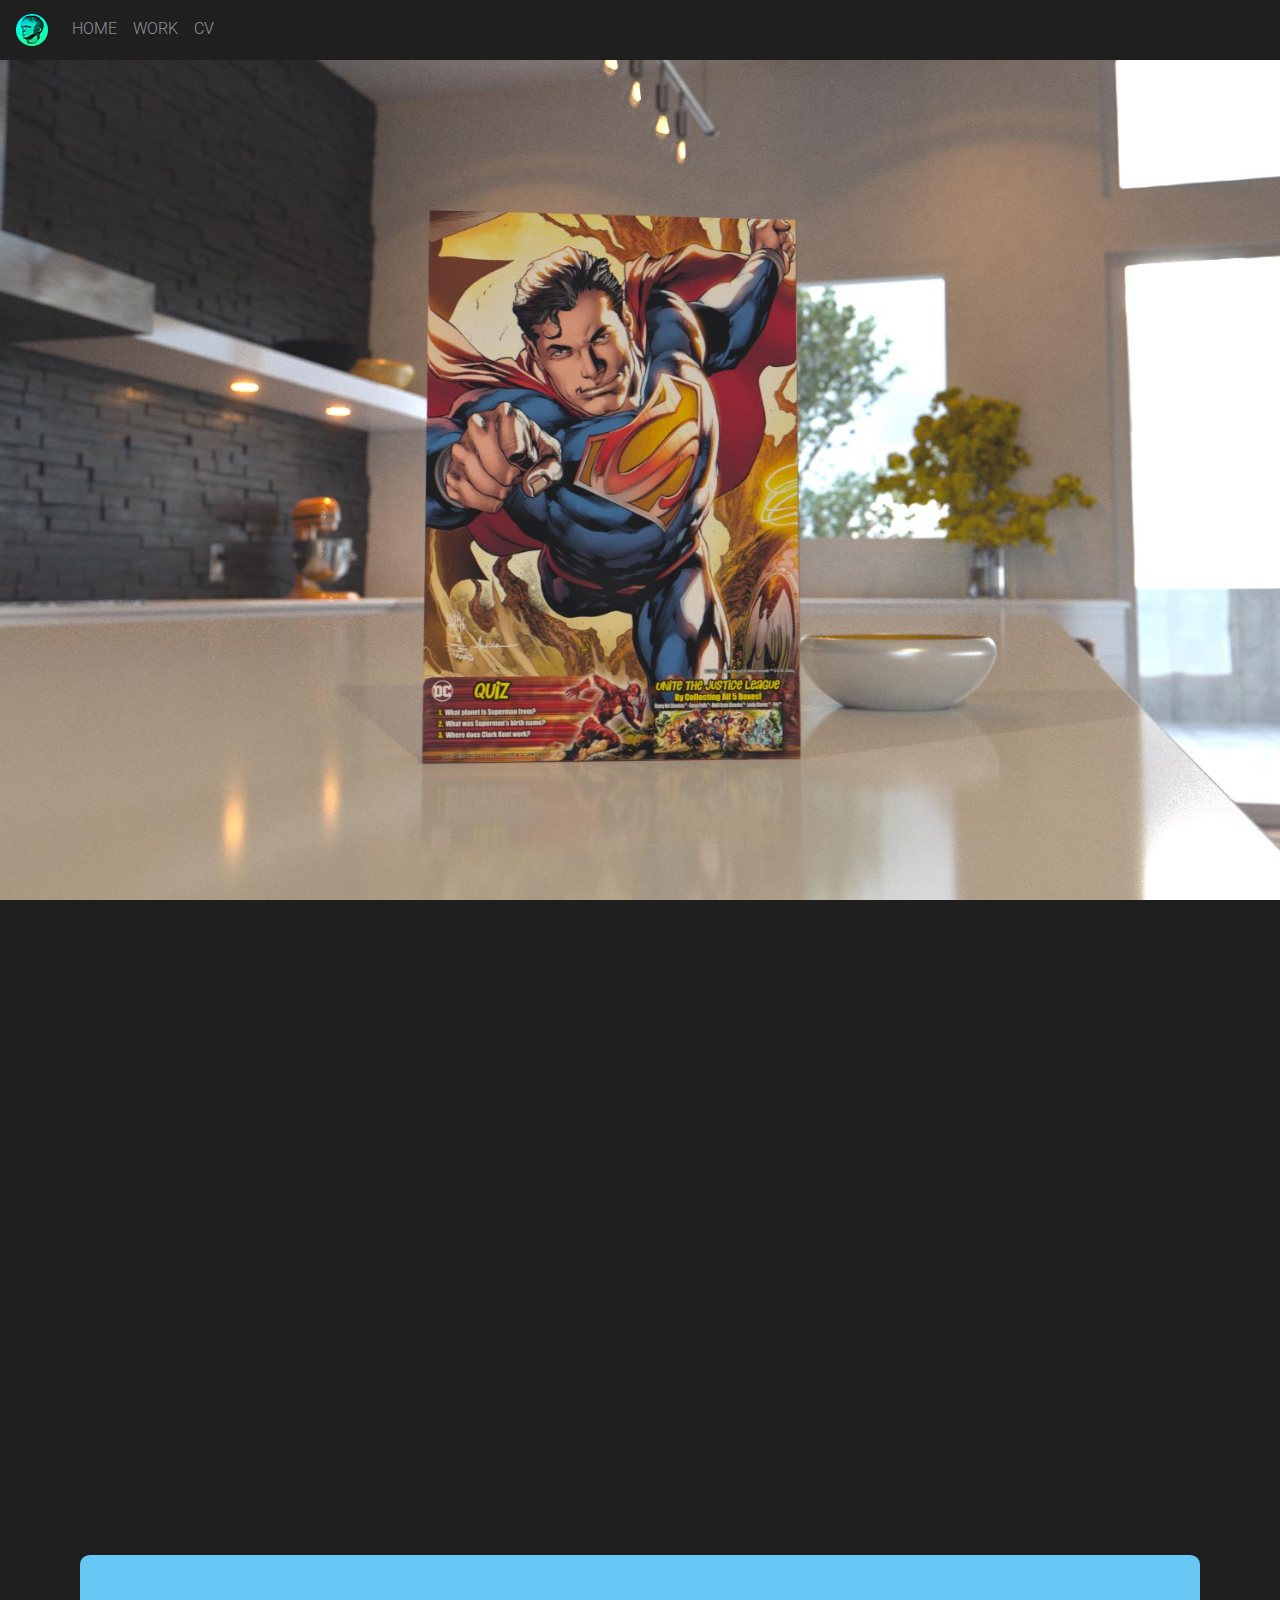
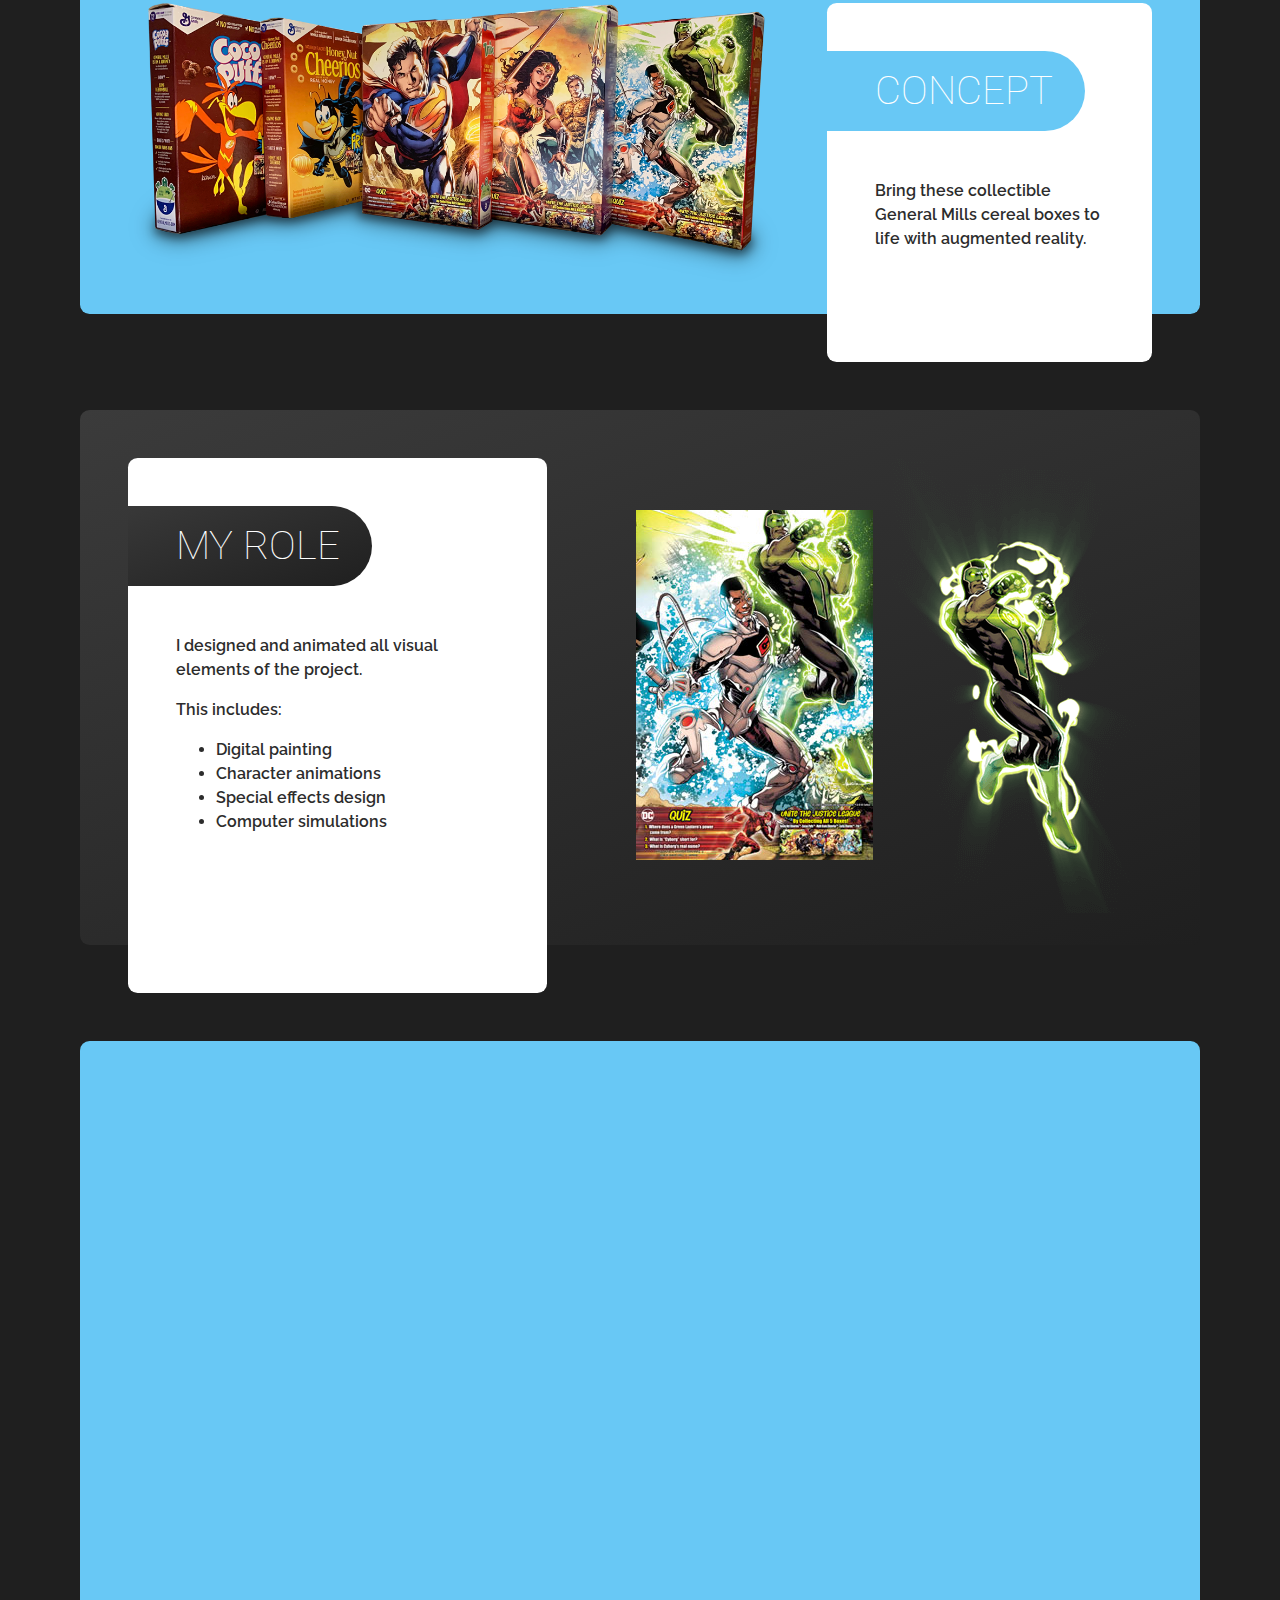
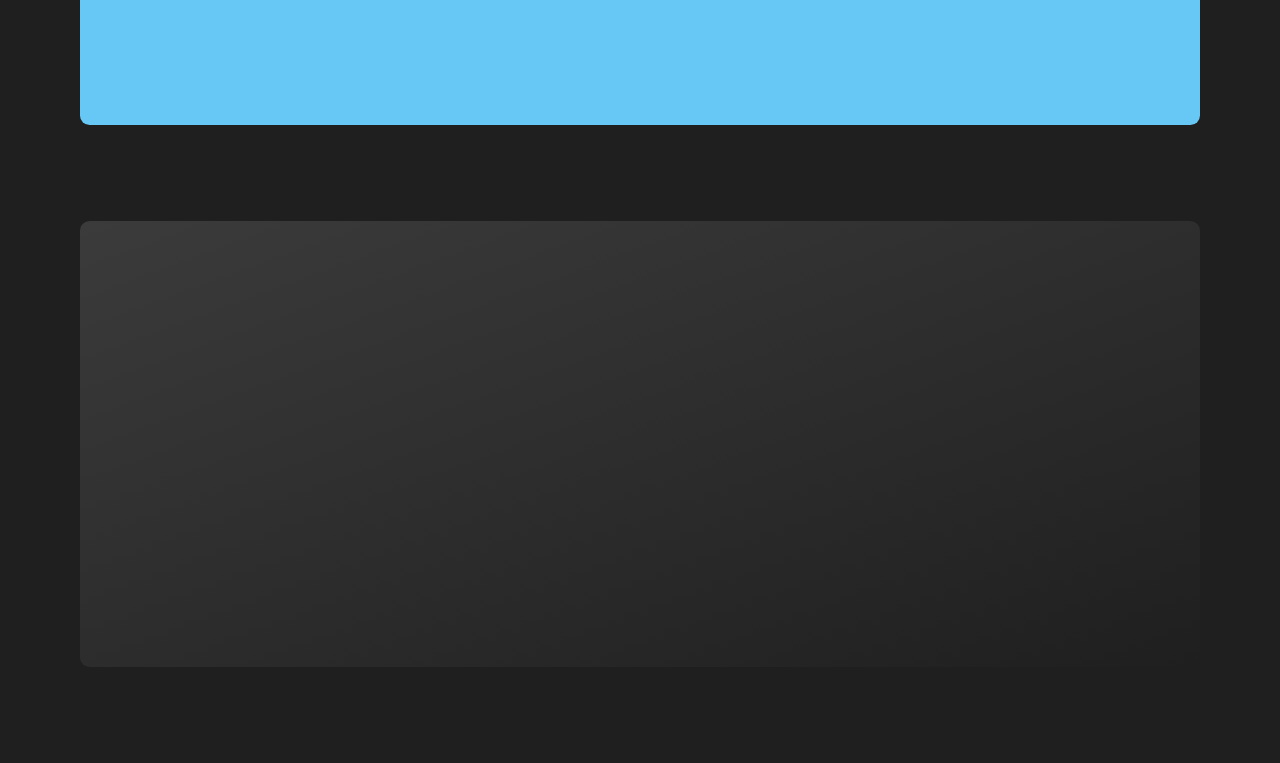
<file: AR/cereal.html>
<!DOCTYPE html>
<html>
	<head>
		<!-- Required meta tags -->
		<meta charset="utf-8">
		<meta name="viewport" content="width=device-width, initial-scale=1, shrink-to-fit=no">

		<!-- Bootstrap CSS -->
		<link rel="stylesheet" href="https://stackpath.bootstrapcdn.com/bootstrap/4.3.1/css/bootstrap.min.css" integrity="sha384-ggOyR0iXCbMQv3Xipma34MD+dH/1fQ784/j6cY/iJTQUOhcWr7x9JvoRxT2MZw1T" crossorigin="anonymous">

		<!--My CSS-->
		<link rel="stylesheet" href="../css/portfolioDesign.css">
		<link rel="stylesheet" href="../css/ar.css">
        <link rel="stylesheet" href="../css/ar-cereal.css">

        <!-- Fonts -->
        <link href="https://fonts.googleapis.com/css?family=Raleway:600|Roboto:100,300,400,700&display=swap" rel="stylesheet">

        <title>John Moody - Portfolio</title>
        <link rel="icon" href="../images/glassBustColorG1_favicon32.png">

    </head>

	<body>
        <!-- NAVBAR -->
        <nav id="mainNavbar" class="navbar navbar-dark navbar-expand-md" >
                <a href="../index.html" class="navbar-brand">
                    <img src="../images/glassBustColorG1_favicon32.png" width="32px" height="32px" alt="">
                </a>
                <button class="navbar-toggler" data-toggle="collapse" data-target="#navLinks">
                    <span class="navbar-toggler-icon"></span>
                </button>
                <div class="collapse navbar-collapse" id="navLinks">
                    <ul class="navbar-nav">
                        <li class="nav-item">
                            <a href="../index.html" class="nav-link">HOME</a>
                        </li>
                        <li class="nav-item">
                            <a href="../work.html" class="nav-link">WORK</a>
                        </li>
                        <li class="nav-item">
                            <a href="../resume.html" class="nav-link">CV</a>
                        </li>
                    </ul>
                </div>
            </nav>
        
        <!-- FIRST PAGE DIV -->

        <div id="leadDivContainer">
            <div id="leadDiv">
                <div class="leadDivPic">
                        <img src="../images/ar-images/KitchenCereal2.jpg" class="pic">
                        <img src="../images/ar-images/KitchenCereal2b.jpg" class="pic" id="topPic">
                </div>
            </div>
        </div>

        <!-- CONTAINER DIVS -->

        <div class="boundingContainer">
            <!-- CONTENT UNIT -->
            <div class="text-white contentUnit" id="firstContainer">
                <div class="mediaTextBox row mx-0">
                    <div class="mediaBox col-12 col-lg-8">
                        <div class="d-flex h-100">
                            <img src="../images/ar-images/CerealBoxesShadow2.png" class="justify-content-center align-self-center" alt="">
                        </div>
                    </div>
                    <div class="col-12 d-block d-lg-none px-0">
                        <div class="animElement fadeUp textBox h-100 overflow-hidden">
                            <div class="animElement fadeRight d-inline-flex rounded-pill subHead">
                                <h2 style="margin: 0;">CONCEPT</h2>
                            </div>
                            <div class="my-5 words fadeRight">
                                    <p>Bring these collectible General Mills cereal boxes to life with augmented reality.</p>
                            </div>
                            
                        </div>
                    </div>
                     <div class="col-lg-4 d-none d-lg-block px-0">
                        <div class="h-100">
                            <div class="animElement fadeUp textBox overflow-hidden">
                                <div class="animElement fadeRight d-inline-flex rounded-pill subHead">
                                    <h2 class="my-auto" style="margin: 0;">CONCEPT</h2>
                                </div>
                                <div class="my-5 words fadeRight">
                                    <p>Bring these collectible General Mills cereal boxes to life with augmented reality.</p>
                                </div>
                            </div>
                        </div>
                    </div>
                </div>
            </div>

            <div class="text-white contentUnit" id="secondContainer">
                <div class="mediaTextBox row mx-0">
                    <div class="mediaBox col-md-12 col-lg-7 order-2">
                        <div class="d-flex h-100 justify-content-around">
                            <div class="row justify-content-center flex flex-md-nowrap" id="">
                                <div class="align-self-center col-auto">
                                    <img src="../images/ar-images/GreenLanternBox.jpg" id="" class=""  alt="" style="width: 237px; height: 350px;">
                                </div>
                                <div class="" style="max-height: 455px; max-width: 237px;">
                                    <div class="animatedSprite"></div>
                                </div>
                            </div>
                        </div>
                    </div>
                    <div class="col-12 d-block d-lg-none order-3 px-0">
                        <div class="animElement fadeUp textBox h-100 overflow-hidden">
                            <div class="animElement fadeRight subHead d-inline-flex rounded-pill">
                                <h2 style="margin: 0;">MY ROLE</h2>
                            </div>
                            <div class="my-5 words fadeRight">
                                <p>I designed and animated all visual elements of the project.</p>
                                <p>This includes:</p>
                                <ul>
                                    <li>Digital painting</li>
                                    <li>Character animations</li>
                                    <li>Special effects design</li>
                                    <li>Computer simulations</li>
                                </ul>
                            </div>
                            
                        </div>
                    </div>
                    <div class="col-lg-5 d-none d-lg-block order-1 px-0">
                        <div class="animElement fadeUp textBox overflow-hidden">
                            <div class="animElement fadeRight subHead d-inline-flex rounded-pill">
                                <h2 class="my-auto">MY ROLE</h2>
                            </div>
                            <div class="my-5 words fadeRight">
                                    <p>I designed and animated all visual elements of the project.</p>
                                    <p>This includes:</p>
                                    <ul>
                                        <li>Digital painting</li>
                                        <li>Character animations</li>
                                        <li>Special effects design</li>
                                        <li>Computer simulations</li>
                                    </ul>
                            </div>
                        </div>
                    </div>
                </div>
            </div>

            <div class="text-white contentUnit" id="thirdContainer">
                <div class="mediaTextBox row mx-0">
                    <div class="mediaBox col-12 col-lg-7 pl-lg-5">
                        <div class="d-flex h-100">
                                <div class="video embed-responsive embed-responsive-16by9">
                                        <iframe class="embed-responsive-item" src="https://player.vimeo.com/video/341003855?color=ffffff&portrait=0" allowfullscreen>
                                        </iframe>
                                    </div>
                        </div>
                    </div>
                    <div class="col-12 d-block d-lg-none px-0">
                        <div class="animElement fadeUp textBox h-100 overflow-hidden">
                            <div class="animElement fadeRight subHead d-inline-flex rounded-pill">
                                <h2 style="margin: 0;">UNIQUE CHALLENGE</h2>
                            </div>
                            <div class="my-5 words fadeRight">
                                <p>The animation of each superhero came with its own set of challenges. Superman's cape was certainly one of the most complex elements.
                                    In order to create a more believable motion for the cape in action, I utilized a physics simulation.</p>
                                <p>First, I created a 3D model of the cape. Then, I turned the rigid model into an nCloth object in Autodesk Maya.
                                    After customizing the stiffness across the fabric and setting the wind speed and turbulence parameters, I exported the cape animation.
                                    Finally, I matched the lighting in the 3D environment to what's seen in the art, and I applied custom shaders onto the fabric to give it the comic-book appearance.</p>
                            </div>
                            
                        </div>
                    </div>
                    <div class="col-lg-5 d-none d-lg-block px-0">
                        <div class="animElement fadeUp textBox overflow-hidden">
                            <div class="animElement fadeRight subHead d-inline-flex rounded-pill">
                                <h2 class="my-auto" style="margin: 0;">UNIQUE CHALLENGE</h2>
                            </div>
                            <div class="my-5 words fadeRight">
                                    <p>The animation of each superhero came with its own set of challenges. Superman's cape was certainly one of the most complex elements.
                                            In order to create a more believable motion for the cape in action, I utilized a physics simulation.</p>
                                        <p>First, I created a 3D model of the cape. Then, I turned the rigid model into an nCloth object in Autodesk Maya.
                                            After customizing the stiffness across the fabric and setting the wind speed and turbulence parameters, I exported the cape animation.
                                            Finally, I matched the lighting in the 3D environment to what's seen in the art, and I applied custom shaders onto the fabric to give it the comic-book appearance.</p>
                            </div>
                        </div>
                    </div>
                </div>
            </div>

            <div class="text-white contentUnit" id="fourthContainer">
                <div class="mediaTextBox row mx-0">
                    <div class="mediaBox col-12 col-lg-8 order-2">
                        <div class="d-flex h-100">
                            <div class="video embed-responsive embed-responsive-16by9">
                                <iframe class="embed-responsive-item" src="https://player.vimeo.com/video/340587076?color=ffffff&portrait=0" allowfullscreen></iframe>
                            </div>
                        </div>
                    </div>
                    <div class="col-12 d-block d-lg-none order-3 px-0">
                        <div class="animElement fadeUp textBox h-100 overflow-hidden">
                            <div class="animElement fadeRight subHead d-inline-flex rounded-pill">
                                <h2 style="margin: 0;">DEMO</h2>
                            </div>
                            <div class="my-5 words animElement fadeUp">
                                <p>This is what happens when you scan one of the cereal boxes with a mobile device and activate the augmented reality experience.</p>
                            </div>
                            
                        </div>
                    </div>
                    <div class="col-lg-4 d-none d-lg-block order-1 px-0">
                        <div class="animElement fadeUp textBox overflow-hidden">
                            <div class="animElement fadeRight subHead d-inline-flex rounded-pill">
                                <h2 class="my-auto" style="margin: 0;">DEMO</h2>
                            </div>
                            <div class="my-5 words animElement fadeUp">
                                <p>This is what happens when you scan one of the cereal boxes with a mobile device and activate the augmented reality experience.</p>
                            </div>
                        </div>
                    </div>
                </div>
            </div>
        </div>

        



       

        

		<!-- Optional JavaScript -->
        <script src="../js/jquery-3.4.1.min.js"></script>
        <script src="https://player.vimeo.com/api/player.js"></script>
		<!-- <script src="API-Integration.js"></script> -->
        <script src="../js/elementOnScreen.js"></script>
        <script src="../js/elementAnimator.js"></script>
        <script src="../js/scalingTopImage.js"></script>
        <script src="../js/stickyFade.js"></script>
        <script src="../js/animatedSprite.js"></script>
        <script src="../js/gradientBackground-cereal.js"></script>
    	<!-- jQuery first, then Popper.js, then Bootstrap JS -->
    	<!-- <script src="https://code.jquery.com/jquery-3.3.1.slim.min.js" integrity="sha384-q8i/X+965DzO0rT7abK41JStQIAqVgRVzpbzo5smXKp4YfRvH+8abtTE1Pi6jizo" crossorigin="anonymous"></script> -->
    	<script src="https://cdnjs.cloudflare.com/ajax/libs/popper.js/1.14.7/umd/popper.min.js" integrity="sha384-UO2eT0CpHqdSJQ6hJty5KVphtPhzWj9WO1clHTMGa3JDZwrnQq4sF86dIHNDz0W1" crossorigin="anonymous"></script>
		<script src="https://stackpath.bootstrapcdn.com/bootstrap/4.3.1/js/bootstrap.min.js" integrity="sha384-JjSmVgyd0p3pXB1rRibZUAYoIIy6OrQ6VrjIEaFf/nJGzIxFDsf4x0xIM+B07jRM" crossorigin="anonymous"></script>
		
		
  	</body>
</html>
</file>
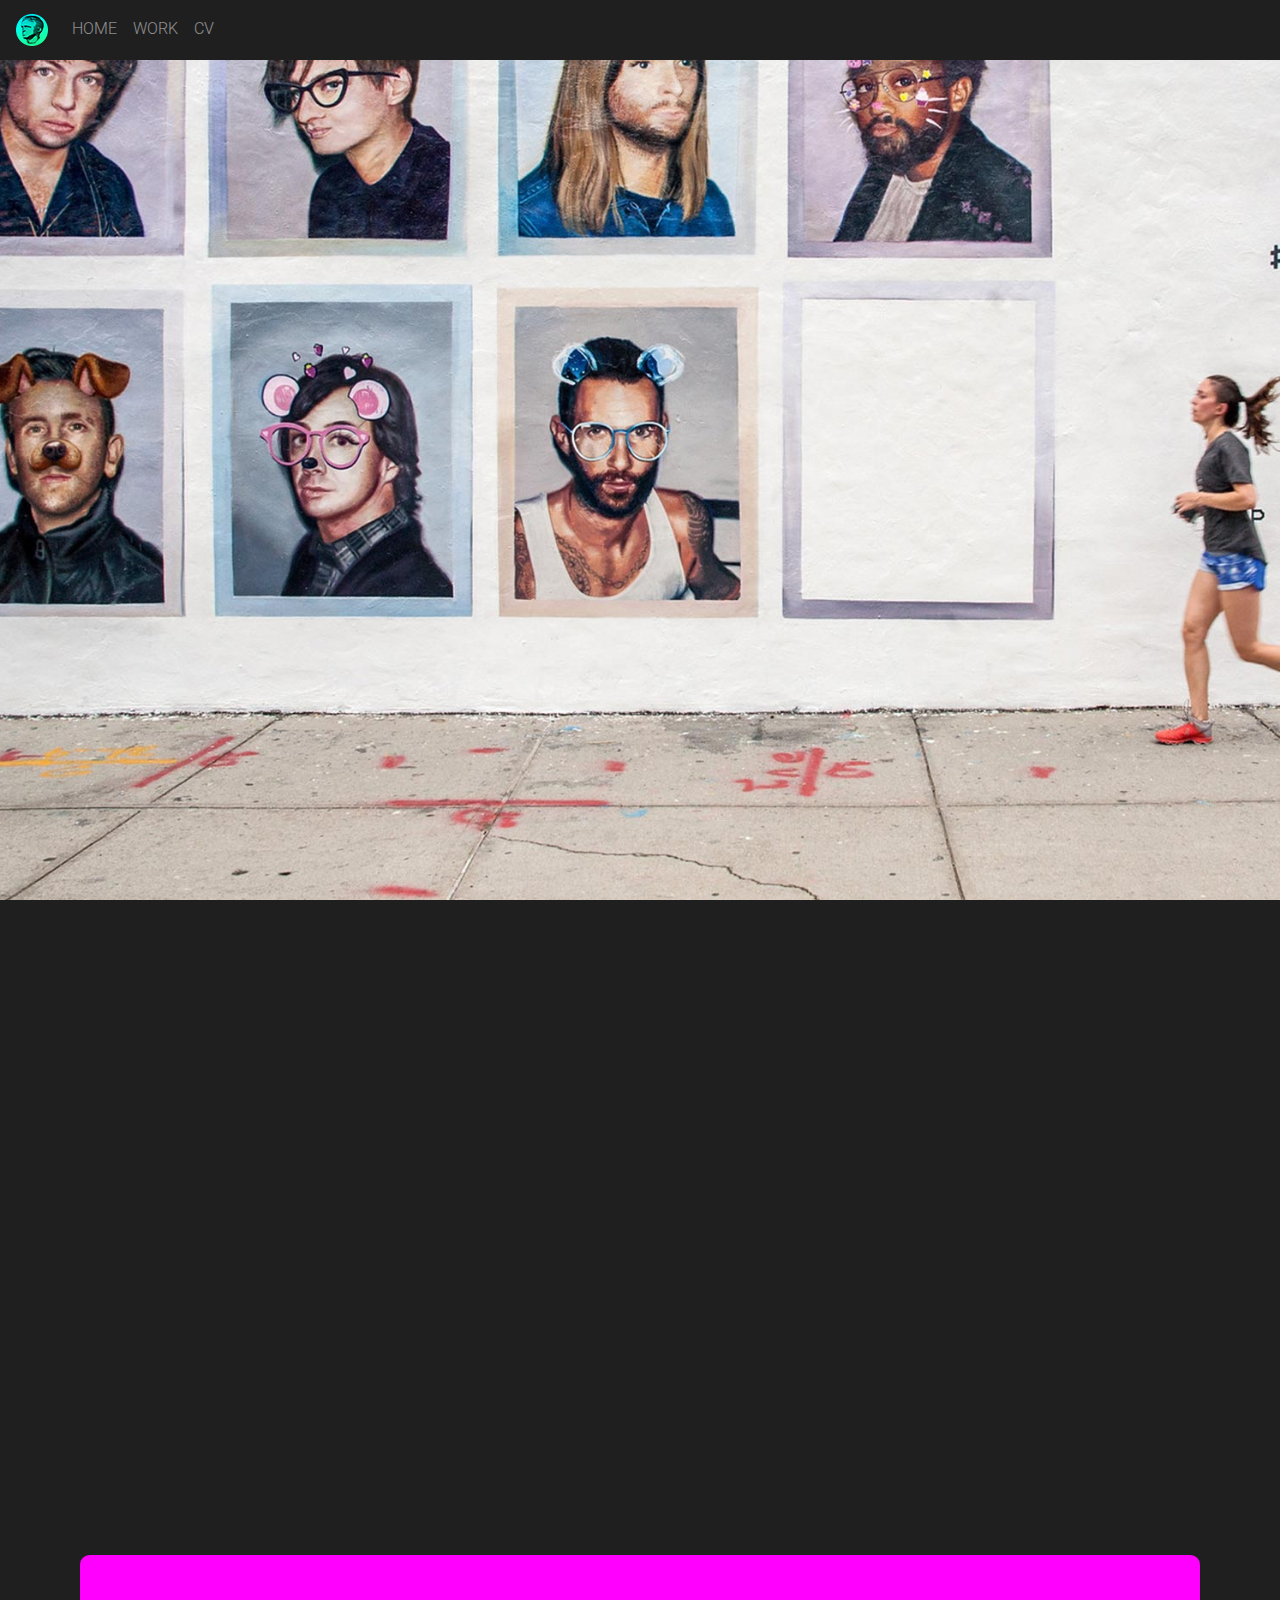
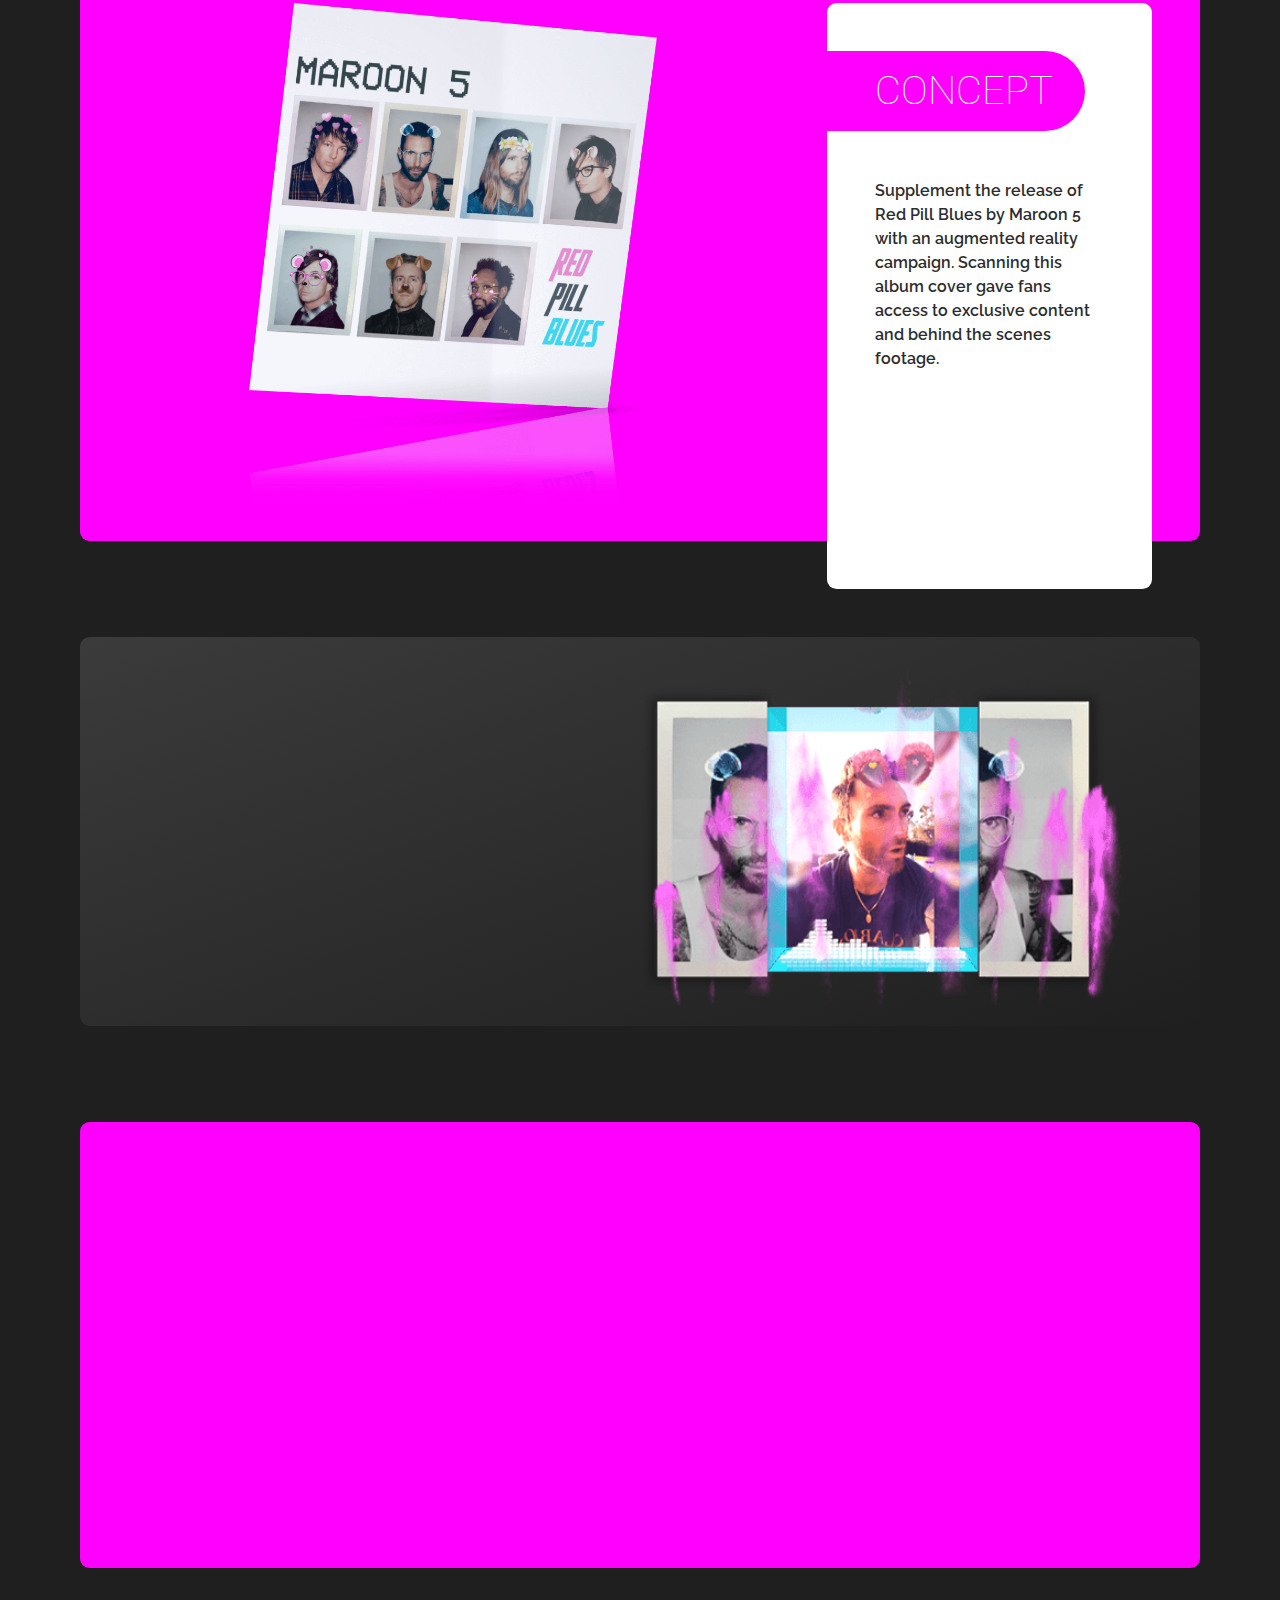
<file: AR/maroon-5.html>
<!DOCTYPE html>
<html>
	<head>
		<!-- Required meta tags -->
		<meta charset="utf-8">
		<meta name="viewport" content="width=device-width, initial-scale=1, shrink-to-fit=no">

		<!-- Bootstrap CSS -->
		<link rel="stylesheet" href="https://stackpath.bootstrapcdn.com/bootstrap/4.3.1/css/bootstrap.min.css" integrity="sha384-ggOyR0iXCbMQv3Xipma34MD+dH/1fQ784/j6cY/iJTQUOhcWr7x9JvoRxT2MZw1T" crossorigin="anonymous">

		<!--My CSS-->
		<link rel="stylesheet" href="../css/portfolioDesign.css">
		<link rel="stylesheet" href="../css/ar.css">
        <link rel="stylesheet" href="../css/ar-maroon5.css">

        <!-- Fonts -->
        <link href="https://fonts.googleapis.com/css?family=Raleway:600|Roboto:100,300,400,700&display=swap" rel="stylesheet">

        <title>John Moody - Portfolio</title>
        <link rel="icon" href="../images/glassBustColorG1_favicon32.png">

    </head>

	<body>
        <!-- NAVBAR -->
        <nav id="mainNavbar" class="navbar navbar-dark navbar-expand-md" >
                <a href="../index.html" class="navbar-brand">
                    <img src="../images/glassBustColorG1_favicon32.png" width="32px" height="32px" alt="">
                </a>
                <button class="navbar-toggler" data-toggle="collapse" data-target="#navLinks">
                    <span class="navbar-toggler-icon"></span>
                </button>
                <div class="collapse navbar-collapse" id="navLinks">
                    <ul class="navbar-nav">
                        <li class="nav-item">
                            <a href="../index.html" class="nav-link">HOME</a>
                        </li>
                        <li class="nav-item">
                            <a href="../work.html" class="nav-link">WORK</a>
                        </li>
                        <li class="nav-item">
                            <a href="../resume.html" class="nav-link">CV</a>
                        </li>
                    </ul>
                </div>
            </nav>
        
        <!-- FIRST PAGE DIV -->

        <div id="leadDivContainer">
            <div id="leadDiv">
                <div class="leadDivPic">
                        <img src="../images/ar-images/Maroon5Lead-1.jpg" class="pic">
                        <img src="../images/ar-images/Maroon5Lead-2.jpg" class="pic" id="topPic">
                </div>
            </div>
        </div>

        <!-- CONTAINER DIVS -->

        <div class="boundingContainer">
            <!-- CONTENT UNIT -->
            <div class="text-white contentUnit" id="firstContainer">
                <div class="mediaTextBox row mx-0">
                    <div class="mediaBox col-12 col-lg-8">
                        <div class="d-flex h-100">
                            <img src="../images/ar-images/RedPillBluesAlbum1.png" class="mx-auto justify-content-center align-self-center" style="max-width: 408px; max-height: 507px;" alt="">
                        </div>
                    </div>
                    <div class="col-12 d-block d-lg-none px-0">
                        <div class="animElement fadeUp textBox h-100 overflow-hidden">
                            <div class="animElement fadeRight d-inline-flex rounded-pill subHead">
                                <h2 style="margin: 0;">CONCEPT</h2>
                            </div>
                            <div class="my-5 words fadeRight">
                                    <p>Supplement the release of Red Pill Blues by Maroon 5 with an augmented reality campaign. Scanning this album cover gave fans access to exclusive content and behind the scenes footage.</p>
                            </div>
                            
                        </div>
                    </div>
                     <div class="col-lg-4 d-none d-lg-block px-0">
                        <div class="h-100">
                            <div class="animElement fadeUp textBox overflow-hidden">
                                <div class="animElement fadeRight d-inline-flex rounded-pill subHead">
                                    <h2 class="my-auto" style="margin: 0;">CONCEPT</h2>
                                </div>
                                <div class="my-5 words fadeRight">
                                    <p>Supplement the release of Red Pill Blues by Maroon 5 with an augmented reality campaign. Scanning this album cover gave fans access to exclusive content and behind the scenes footage.</p>
                                </div>
                            </div>
                        </div>
                    </div>
                </div>
            </div>

            <div class="text-white contentUnit" id="secondContainer">
                <div class="mediaTextBox row mx-0">
                    <div class="mediaBox col-md-12 col-lg-7 order-2">
                        <div class="d-flex h-100 justify-content-around">
                            <div class="row justify-content-center flex-nowrap" id="">
                                <div class="animatedSprite"></div>
                            </div>
                        </div>
                    </div>
                    <div class="col-12 d-block d-lg-none order-3 px-0">
                        <div class="animElement fadeUp textBox h-100 overflow-hidden">
                            <div class="animElement fadeRight subHead d-inline-flex rounded-pill">
                                <h2 style="margin: 0;">MY ROLE</h2>
                            </div>
                            <div class="my-5 words fadeRight">
                                <p>I designed the animation of the album, created motion graphics, edited audio, and synced visual effects to music.</p>
                            </div>
                            
                        </div>
                    </div>
                    <div class="col-lg-5 d-none d-lg-block order-1 px-0">
                        <div class="animElement fadeUp textBox overflow-hidden">
                            <div class="animElement fadeRight subHead d-inline-flex rounded-pill">
                                <h2 class="my-auto">MY ROLE</h2>
                            </div>
                            <div class="my-5 words fadeRight">
                                <p>I designed the animation of the album, created motion graphics, edited audio, and synced visual effects to music.</p>
                            </div>
                        </div>
                    </div>
                </div>
            </div>

            <div class="text-white contentUnit" id="thirdContainer">
                <div class="mediaTextBox row mx-0">
                    <div class="mediaBox col-12 col-lg-8 pl-lg-5">
                        <div class="d-flex h-100">
                                <div class="video embed-responsive embed-responsive-16by9">
                                        <iframe class="embed-responsive-item" src="https://player.vimeo.com/video/344734331?color=ffffff&portrait=0" allowfullscreen>
                                        </iframe>
                                    </div>
                        </div>
                    </div>
                    <div class="col-12 d-block d-lg-none px-0">
                        <div class="animElement fadeUp textBox h-100 overflow-hidden">
                            <div class="animElement fadeRight subHead d-inline-flex rounded-pill">
                                <h2 style="margin: 0;">DEMO</h2>
                            </div>
                            <div class="my-5 words fadeRight">
                                <p>This is what happens when you scan the album cover with a mobile device and activate the augmented reality experience.</p>
                            </div>
                            
                        </div>
                    </div>
                    <div class="col-lg-4 d-none d-lg-block px-0">
                        <div class="animElement fadeUp textBox overflow-hidden">
                            <div class="animElement fadeRight subHead d-inline-flex rounded-pill">
                                <h2 class="my-auto" style="margin: 0;">DEMO</h2>
                            </div>
                            <div class="my-5 words fadeRight">
                                <p>This is what happens when you scan the album cover with a mobile device and activate the augmented reality experience.</p>
                            </div>
                        </div>
                    </div>
                </div>
            </div>
        </div>

        



       

        

		<!-- Optional JavaScript -->
        <script src="../js/jquery-3.4.1.min.js"></script>
        <script src="https://player.vimeo.com/api/player.js"></script>
		<!-- <script src="API-Integration.js"></script> -->
        <script src="../js/elementOnScreen.js"></script>
        <script src="../js/elementAnimator.js"></script>
        <script src="../js/scalingTopImage.js"></script>
        <script src="../js/stickyFade.js"></script>
        <script src="../js/animatedSprite.js"></script>
        <script src="../js/gradientBackground-maroon5.js"></script>
    	<!-- jQuery first, then Popper.js, then Bootstrap JS -->
    	<!-- <script src="https://code.jquery.com/jquery-3.3.1.slim.min.js" integrity="sha384-q8i/X+965DzO0rT7abK41JStQIAqVgRVzpbzo5smXKp4YfRvH+8abtTE1Pi6jizo" crossorigin="anonymous"></script> -->
    	<script src="https://cdnjs.cloudflare.com/ajax/libs/popper.js/1.14.7/umd/popper.min.js" integrity="sha384-UO2eT0CpHqdSJQ6hJty5KVphtPhzWj9WO1clHTMGa3JDZwrnQq4sF86dIHNDz0W1" crossorigin="anonymous"></script>
		<script src="https://stackpath.bootstrapcdn.com/bootstrap/4.3.1/js/bootstrap.min.js" integrity="sha384-JjSmVgyd0p3pXB1rRibZUAYoIIy6OrQ6VrjIEaFf/nJGzIxFDsf4x0xIM+B07jRM" crossorigin="anonymous"></script>
		
		
  	</body>
</html>
</file>
<file: css/portfolioDesign.css>
.topBuffer {
  /* margin-top: 60px; */
}


/* .glowBack::before {
    content: '';
  
    z-index: -1;
    position: absolute;
    top: 0;
    right: 0;
    bottom: 0;
    left: 0;
  
    background-repeat: no-repeat;
    background-size: 100% 100%;
    border-radius: inherit;
  
    filter: blur(20px);
  
    opacity: 0;
    transition: opacity 300ms;
  }
  

  .glowBack:hover::before {
    
  }

  #image01::before {
    background-image: url("https://images.unsplash.com/photo-1486012563054-a205a26e389b?ixlib=rb-1.2.1&ixid=eyJhcHBfaWQiOjEyMDd9&auto=format&fit=crop&w=500&q=60");
    
  }

  #image02::before {
    background-image: url("../images/ar-images/JL.SpecialCover_small.jpg");
  }

  #AR-Card-01::before {
    background-image: url("../images/ar-images/cerealBoxesGradient2.jpg")
  }

  #AR-Card-02::before {
    background-image: url("../images/ar-images/maroon5Gradient2.jpg")
  }

  #AR-Card-03::before {
    background-image: url("../images/ar-images/BroncosGradient2.jpg")
  }
  .testGradient::before {
    background: linear-gradient(340deg, rgb(209, 91, 255), rgb(73, 152, 255));
    opacity: .5;
  } */

  .glowBack{
    content: '';
    z-index: -1;
    position: absolute;
    top: 0;
    right: 0;
    bottom: 0;
    left: 0;

    background: linear-gradient(340deg, rgb(209, 91, 255), rgb(73, 152, 255));
    background-repeat: no-repeat;
    background-size: 100% 100%;
    border-radius: inherit;
  
    filter: blur(20px);
  
    opacity: 0;
    transition: opacity 500ms;
  }
</file>
<file: css/ar.css>
body {
    background-color: #1f1f1f;
  }

h2 {
    font-family: "Roboto", sans-serif;
    font-weight: 100;
    font-size: 2.5rem;
    line-height: 95%;
  }

#leadDiv {
    background-color: #1f1f1f;
  }

p, ul, li {
    font-family: "Raleway", sans-serif;
    font-weight: 600;
    font-size: 0.9rem;
    /* text-shadow: 1px 1px 5px rgba(0, 0, 0, .3); */
  }
  a {
    font-family: "Roboto", sans-serif;
    font-weight: 300;
}

#leadDiv {
    height: calc(100vh - 60px);
    margin-top: 60px;
    width: 100%;
    overflow: hidden;
  }
  
.leadDivPic {
    position: relative;
    top: 50%;
  }
  
.pic {
    position: absolute;
    left: 50%;
    transform: translate(-50%, -50%);
  }
#topPic {
    opacity: 0;
  }
  
/* #greenBoxAndAnim {
    margin-left: auto;
    margin-right: auto;
  } */
  
.boundingContainer {
    
    width: 100%;
    max-width: none;
  }
  
.mediaBox {
    padding-top: 3rem;
    padding-left: 3rem;
    padding-right: 3rem;
    padding-bottom: 2rem;
    min-height: 10rem;
  }
  
  
.contentUnit {
    min-height: 10rem;
    position: relative;
  }
  
.mediaTextBox .textBox {
    min-height: 10rem;
    padding-top: 1rem;
    padding-left: 3rem;
    padding-right: 3rem;
  }
  
.mediaBox img{
    width: 100%;
  }

.contentUnit {
  background-attachment: scroll;
  background-size: cover;
}

.contentUnit:nth-of-type(even) {
    background: linear-gradient(340deg, #1f1f1f, #3b3b3b);
  }

.contentUnit:nth-of-type(even) .subHead {
    background-color: #ffffff;
    color: #2c2c2c;
  }
  
.subHead {
    padding-left: 6rem;
    padding-right: 2rem;
    margin-left: -6rem;
    padding-top: .5rem;
    padding-bottom: .5rem;
  }




/* // Medium devices (tablets, 768px and up) */
@media (min-width: 768px) {
    .boundingContainer {
        padding-left: 0rem;
        padding-right: 0rem;
        padding-bottom: 6rem;
        max-width: 45rem;
        margin: auto;
      }
    
    .contentUnit {
        border-radius: .6rem;
        margin-top: 3rem;
        background-attachment: scroll !important;
        background-size: cover;
      }

    .subHead {
      background-attachment: scroll  !important;
      background-size: cover;
    }
    .mediaBox {
        padding-top: 3rem;
      }
    
    .mediaTextBox .textBox {
        border-bottom-left-radius: .6rem;
        border-bottom-right-radius: .6rem;
        background-color: #ffffff;
      }
      
    h2 {
        font-size: 3rem;
      }

    .contentUnit p, ul, li {
        color: #2c2c2c;
        font-size: 1rem;
      }

    .contentUnit:nth-of-type(even) .subHead {
        background: linear-gradient(340deg, #1f1f1f, #3b3b3b);
        color: #ffffff;
      }
}

/* // Large devices (desktops, 992px and up) */
@media (min-width: 992px) {
    .boundingContainer {
      padding-left: 4rem;
      padding-right: 4rem;
      max-width: none;
    }
  
    .contentUnit{
      margin-top: 6rem;
    }
  
     .contentUnit .mediaTextBox .textBox {
      border-radius: .6rem;
      margin-bottom: -3rem;
      margin-top: 3rem;
      height: 100%;
    } 
  
    .mediaTextBox .textBox {
      padding-top: 3rem;
    }
  
    h2 {
      font-size: 1.7rem;
    }
    .subHead {
      min-height: 4rem;
    }
  
    .contentUnit:nth-of-type(odd) .textBox {
      margin-right: 3rem;
    }
  
    .contentUnit:nth-of-type(even) .textBox {
      margin-left: 3rem;
    }


/* // Extra large devices (large desktops, 1200px and up) */
@media (min-width: 1200px) {
    .boundingContainer {
      padding-left: 0rem;
      padding-right: 0rem;
      max-width: 70rem;
      margin: auto;
  
    }
    
    .subHead {
      min-height: 5rem;
    }
  
    h2 {
      font-size: 2.5rem;
    }
  
    #greenBoxAndAnim {
      margin-left: 2rem;
    }
  
}

/*********************************** ANIMATIONS ************************************/

.animElement {
    opacity: 0 !important;
  }
  .alreadySeen {
    opacity: 1 !important;
  }
</file>
<file: css/index.css>
a {
    font-family: "Roboto", sans-serif;
    font-weight: 300;
}

h2 {
    font-family: "Roboto", sans-serif;
    font-weight: 100;
    line-height: 95%;
  }

tspan {
    font-family: "Raleway", sans-serif;
    font-weight: 600;
    font-size: 1rem;
    text-anchor: middle;
}

.contentUnit~p, .contentUnit~ul, .contentUnit~li {
    font-family: "Raleway", sans-serif;
    font-weight: 600;
    font-size: 0.9rem;
    color: #ffffff;
    /* text-shadow: 1px 1px 5px rgba(0, 0, 0, .3); */
  }

.subText {
    font-size: 0.41rem;
    font-weight: 300;
}


tspan:nth-of-type(1) {
    font-size: 1.61rem
}

tspan:nth-of-type(2) {
    font-size: 1.88rem
}


.item rect {
    clip-path: url(#clipping);
    }



.pageHeadContainer {
    width: calc(100vw - (100vw - 100%));
    height: calc(100vh - 60px);
    background: linear-gradient(340deg, rgb(255, 0, 255), rgb(0, 255, 255));
    background-size: cover;

}

.whiteBox {
    width: 100%;
    height: 100%;
    background-color: #1f1f1f;
}

#stop1 {
    stop-color: rgb(0, 255, 255);
}

#stop2 {
    stop-color: rgb(255, 0, 255);
}

.pictureContainer {
    width: 100%;
    height: 50%;
    overflow: hidden;
}

.headPicContainer {
    height: 50%;
    width: 50%;
}

.headPic {
    max-height: 90%;
    max-width: 80%;
    position: relative;
    right: 0px;
}

.rectangle {
    width: 100vw;
    height: 100vh;
}

.knockoutTextContainer {
    width: 100%;
    height: 50%;
}

.knockoutTextBox {
    width: 100%;
    height: 100%;
}

.contentUnit:nth-of-type(odd) {
    background: linear-gradient(340deg, #1f1f1f, #3b3b3b);
    /* hsv 347.18, 100%, 59.61% - 43.83, 100%, 62.16% */
    /* rgb 255, 49, 93 - 255, 203, 62 */
    background-size: cover;
}
  .contentUnit:nth-of-type(odd) .subHead {
    background: #ffffff;
    color: #2c2c2c;
  }

.contentUnit:nth-of-type(even) {
    background: linear-gradient(340deg, rgb(242, 13, 255), rgb(111, 144, 255));
}

.contentUnit:nth-of-type(even) .subHead {
    background-color: #ffffff;
    color: rgb(152, 152, 255);
}

#brandsSVG {
    max-height: 300px;
}

.custom-btn{
    font-family: "Roboto", sans-serif;
    font-weight: 100;
    font-size: 1.5rem;
    line-height: 1;
    background-color: #ffffff00;
    color: #ffffff;
    padding: 5px 5px 10px 10px;
    border-radius: 0.6rem;
    /* position:relative; */
}

.custom-btn:hover {
    background-color: #ffffff;
    color: rgb(152, 152, 255);
}

i {
    line-height: 100%;
}

.icon {
    display: inline-flex;
    align-self: center;
}
.icon svg {
    height:1em;
    width:1em;
    /* color: #ff0000; */
    fill: currentColor;
    
}
.icon.baseline svg {
    top: .125em;
    position: relative;
}



@media (min-width: 768px) {

    .pictureContainer {
        height: 100%;
    }

    .knockoutTextContainer {
        height: 100%;
    }


    .contentUnit:nth-of-type(odd) .subHead {
        background: linear-gradient(340deg, #1c1c1c, #3c3c3c);
        color: #ffffff;
      }

    .contentUnit:nth-of-type(even) .subHead {
        background: linear-gradient(340deg, rgb(242, 13, 255), rgb(111, 144, 255));
        color: #ffffff;
    }

    .custom-btn {
        font-family: "Roboto", sans-serif;
        font-weight: 100;
        line-height: 100%;
        background-color: #ffffff00;
        color: #2c2c2c;
        /* border-color: #2c2c2c; */
        /* display: inline-flex;
        vertical-align: middle; */
    }
    
    .custom-btn:hover {
        background-color: #2c2c2c;
        color: #ffffff;
    }

}





/*********************************** ANIMATIONS ************************************/

.animatedSprite {
    --animSteps: 20;
    max-width: 624px;
    height: 351px;
    background-image: url('../images/ar-images/CheerleaderSpriteC.png');
    background-position: 0px 0px;
    transform: scale(1);
    position: relative;
  }
</file>
<file: css/work.css>
body {
    background-color: #1f1f1f;
    font-family: "Raleway", sans-serif;
    font-weight: 600;
}

h2 {
    font-family: "Roboto", sans-serif;
    font-weight: 100;
    font-size: 1.5rem;
    line-height: 95%;
  }

a {
    font-family: "Roboto", sans-serif;
    font-weight: 300;
}

.custBut {
    background-color: #1f1f1f;
    
}
.nav-pills .nav-link.active {
    background-color: #2f2f2f;
    color: #ffffff;
}

.nav-pills a {
    /* width: 85%; */
    margin-top: 1.5rem;
    margin-left: 1.5rem;
    margin-right: 1.5rem;
}

:root {
    --blue: #00c3ff;
    --pink: #f700ff;
  }

  .custBut {
    font-family: "Roboto", sans-serif;
    font-size: 16px;
    position: relative;
    outline: none;
    border: none;
    -webkit-appearance: none;
    -webkit-tap-highlight-color: transparent;
    cursor: pointer;
    -webkit-user-select: none;
    -moz-user-select: none;
    -ms-user-select: none;
    user-select: none;
    padding: 1em 1em;
    border-radius: .6rem !important;
    display: inline-block;
    color: #2f2f2f;
}

.card {
    background-color: #1f1f1f;
    color: #ffffff;
    border-radius: .6rem;
    border-width: 0;
}
    

    .item1 rect {
        clip-path: url(#clipping1);
    }
    .item2 rect {
        clip-path: url(#clipping2);
    }

    .knockoutTextContainer {
        width: 100%;
        height: 100%;
    }
        
    .knockoutTextBox {
        width: 100%;
        height: 100%;
    }
    tspan {
        font-family: "Roboto", sans-serif;
        font-weight: 100;
        font-size: 4rem;
        text-anchor: middle;
    }
    #stop1, #stop3 {
        stop-color: rgb(83, 192, 255);
    }
    
    #stop2, #stop4 {
        stop-color: rgb(215, 13, 255);
    }

    .categoryHolder {
        min-height: 33rem;
        margin-bottom: 3rem;
        border-radius: .6rem;
        background-color: #2f2f2f;
        z-index: 10000;
    }

    .comingSoon {
        color: rgb(255, 255, 255);
        font-size: 100%;
        font-family: "Raleway", sans-serif;
        font-weight: 300;
    }

 



  .custBut::before {
    content: '';

    z-index: -1;
    position: absolute;
    top: -5%;
    right: 0;
    bottom: 0;
    left: -5%;
    width: 110%;
    height: 110%;

    background: -webkit-gradient(linear, left top, right top, from(var(--pink)), to(var(--blue)));
    background: linear-gradient(340deg, var(--pink), var(--blue));
    border-radius: inherit;

    filter: blur(15px);

    opacity: 0;
    transition: opacity 300ms;
    

  }


  .custBut:hover::before{
    opacity: 1;
    transition: opacity 300ms;
  }

  #buttonSpriteAR1 {
    --animSteps: 18;
    max-width: 125px;
    height: 125px;
    background-image: url('../images/ar-images/AR-Button-Icon-Anim-125px.png');
    background-position: 0px 0px;
    transform: scale(1);
    position: relative;
  }
  #buttonSpriteAR2 {
    --animSteps: 18;
    max-width: 125px;
    height: 125px;
    background-image: url('../images/ar-images/VFX-Button-Icon-Anim-125px.png');
    background-position: 0px 0px;
    transform: scale(1);
    position: relative;
  }


  .custom-btn{
    font-family: "Roboto", sans-serif;
    font-weight: 100;
    font-size: 1.5rem;
    line-height: 1;
    background-color: #ffffff00;
    color: #ffffff;
    padding: 5px 5px 10px 10px;
    border-radius: 0.6rem;
    /* position:relative; */
}

.custom-btn:hover {
    background-color: #ffffff;
    color: rgb(152, 152, 255);
}

.icon {
    display: inline-flex;
    align-self: center;
}
.icon svg {
    height:1em;
    width:1em;
    /* color: #ff0000; */
    fill: currentColor;
    
}
.icon.baseline svg {
    top: .125em;
    position: relative;
}

.subHead {
    padding-left: 6rem;
    padding-right: 2rem;
    margin-left: -6rem;
    margin-bottom: 1.5rem;
    padding-top: .5rem;
    padding-bottom: .5rem;
    background-color: #ffffff;
    color: #2c2c2c;
  }



  /* // Medium devices (tablets, 768px and up) */
@media (min-width: 768px) {
  }
  
  /* // Large devices (desktops, 992px and up) */
  @media (min-width: 992px) {
    #buttonSpriteAR1 {
        max-width: 250px;
        height: 250px;
        background-image: url('../images/ar-images/AR-Button-Icon-Anim-250px.png');
        /* position: relative; */
      }
    #buttonSpriteAR2 {
        max-width: 250px;
        height: 250px;
        background-image: url('../images/ar-images/VFX-Button-Icon-Anim-250px.png');
        /* position: relative; */
      }
  }
  
  
  /* // Extra large devices (large desktops, 1200px and up) */
  @media (min-width: 1200px) {
  }







  /*********************************** ANIMATIONS ************************************/

.animElement {
    opacity: 0 !important;
  }
  .alreadySeen {
    opacity: 1 !important;
  }
</file>
<file: css/ar-broncos.css>
.contentUnit:nth-of-type(odd) {
  background: linear-gradient(340deg, #ff315d, #ffcb3e);
  /* hsv 347.18, 100%, 59.61% - 43.83, 100%, 62.16% */
  /* rgb 255, 49, 93 - 255, 203, 62 */
  background-size: cover;
}
.contentUnit:nth-of-type(odd) .subHead {
  background: #ffffff;
  color: #ff7300;
}




/* // Small devices (landscape phones, 576px and up) */

/* // Medium devices (tablets, 768px and up) */
@media (min-width: 768px) {
  
  .contentUnit:nth-of-type(odd) .subHead {
    background: linear-gradient(340deg, #ff315d, #ffcb3e);
    color: #ffffff;
  }
}

/* // Large devices (desktops, 992px and up) */
@media (min-width: 992px) {
}


/* // Extra large devices (large desktops, 1200px and up) */
@media (min-width: 1200px) {
}




/*********************************** ANIMATIONS ************************************/

.animatedSprite {
  --animSteps: 20;
  max-width: 624px;
  height: 351px;
  background-image: url('../images/ar-images/CheerleaderSpriteC.png');
  background-position: 0px 0px;
  transform: scale(1);
  position: relative;
}
</file>
<file: css/ar-cereal.css>
.gradientBackground {
  background: linear-gradient(340deg, #43aada, #69ddb7);
  /* background: linear-gradient(340deg, #66cae9, #69ddb7); */
  background-size: cover;
  background-attachment: fixed;
  }

.contentUnit:nth-of-type(odd) {
  background: linear-gradient(340deg, #68c8f5, #86ffa4);
}
.contentUnit:nth-of-type(odd) .subHead {
  background: #ffffff;
  color: #68d5cc;
}






/* // Small devices (landscape phones, 576px and up) */

/* // Medium devices (tablets, 768px and up) */
@media (min-width: 768px) {

  .contentUnit:nth-of-type(odd) .subHead {
    background: linear-gradient(340deg, #68c8f5, #86ffa4);
    color: #ffffff;
  }
}

/* // Large devices (desktops, 992px and up) */
@media (min-width: 992px) {
}


/* // Extra large devices (large desktops, 1200px and up) */
@media (min-width: 1200px) {
}




/*********************************** ANIMATIONS ************************************/

.animatedSprite {
  --animSteps: 30;
  max-width: 325px;
  height: 455px;
  background-image: url('../images/ar-images/GreenLanternSequence2e.png');
  background-position: 0px 0px;
  transform: scale(1);
  transform: translateX(-2.5rem);
  position: relative;
}
</file>
<file: css/ar-maroon5.css>
.gradientBackground {
  background: linear-gradient(340deg, #d685c5, #6fdbf6);
  background-size: cover;
  background-attachment: fixed;
  }

.contentUnit:nth-of-type(odd) {
  background: linear-gradient(340deg, #d685c5, #6fdbf6);
}
.contentUnit:nth-of-type(odd) .subHead {
  background: #ffffff;
  color: #9d8be7;
}






/* // Small devices (landscape phones, 576px and up) */

/* // Medium devices (tablets, 768px and up) */
@media (min-width: 768px) {
  
  .contentUnit:nth-of-type(odd) .subHead {
    background: linear-gradient(340deg, #d685c5, #6fdbf6);
    color: #ffffff;
  }
}

/* // Large devices (desktops, 992px and up) */
@media (min-width: 992px) {
}


/* // Extra large devices (large desktops, 1200px and up) */
@media (min-width: 1200px) {
}




/*********************************** ANIMATIONS ************************************/

.animatedSprite {
  --animSteps: 22;
  max-width: 520px;
  height: 309px;
  background-image: url('../images/ar-images/m5-sequence.png');
  background-position: 0px 0px;
  transform: scale(1.1);
  position: relative;
}
</file>
